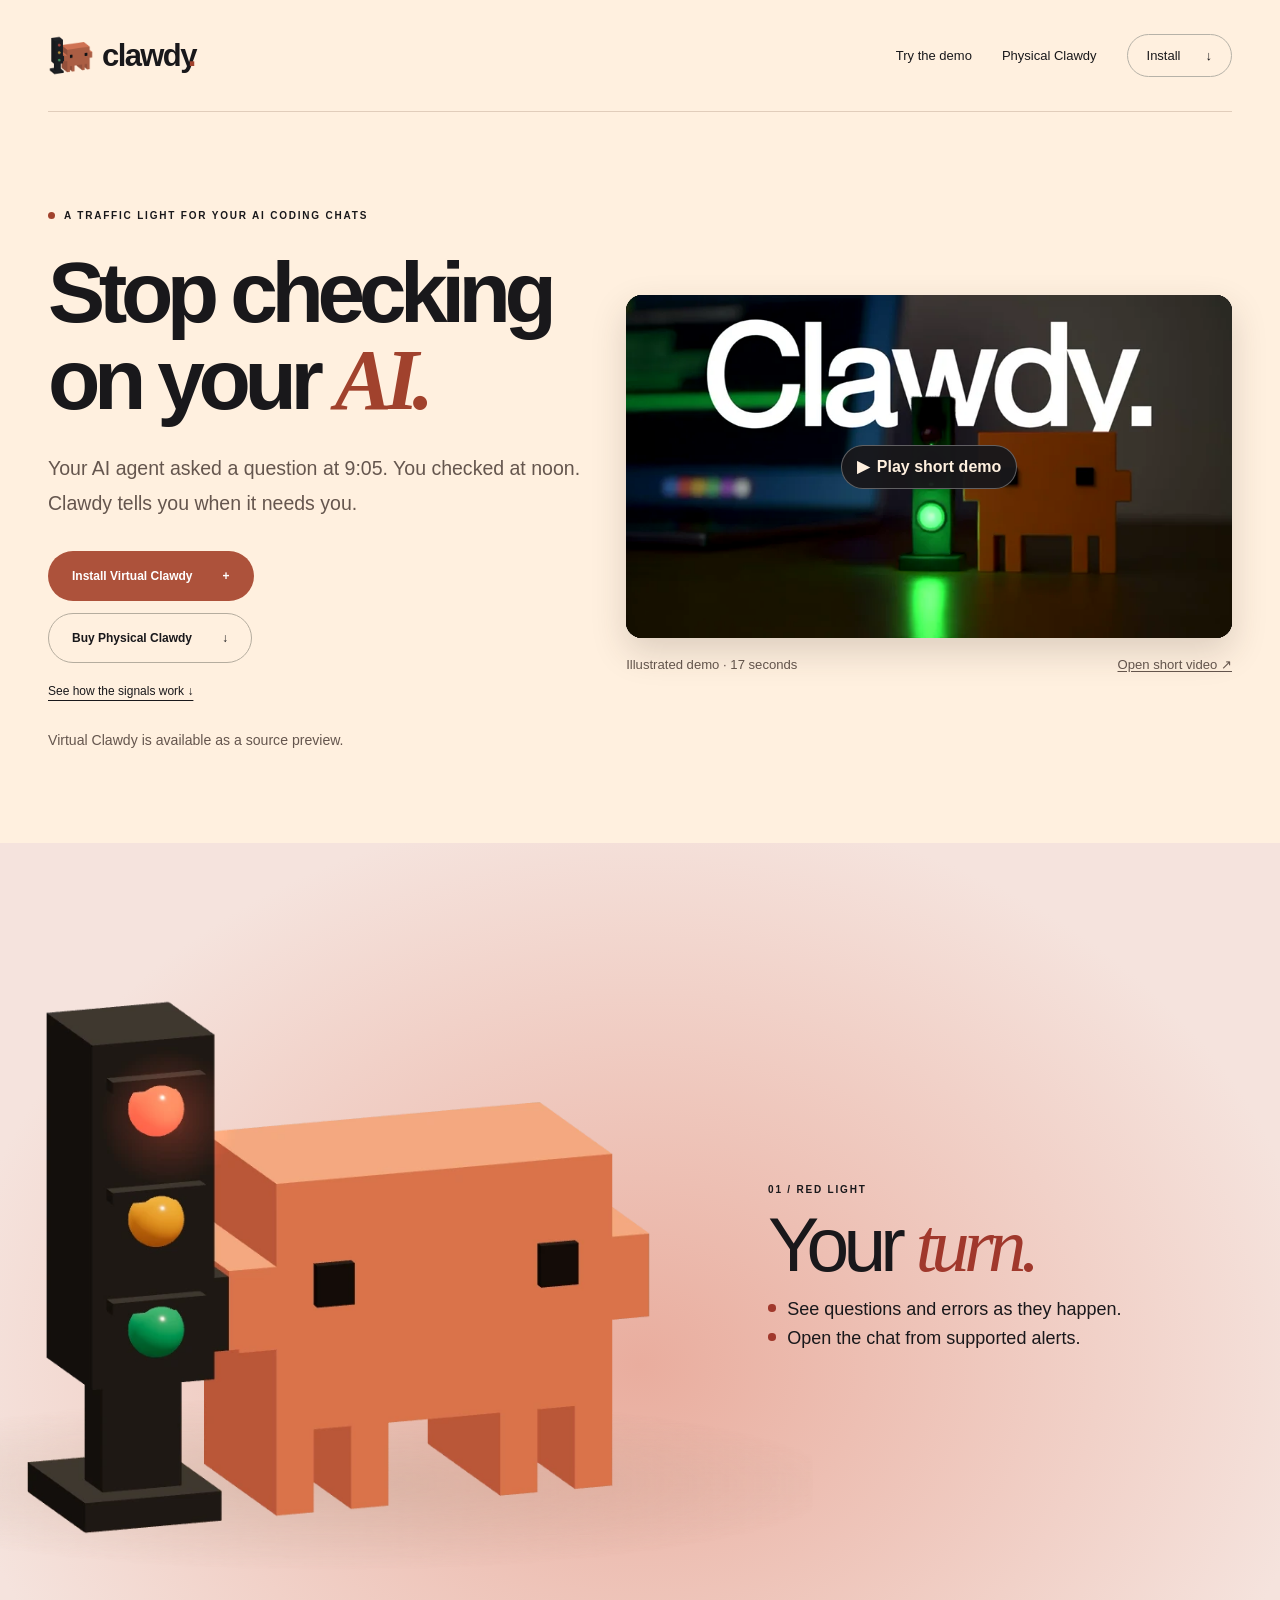
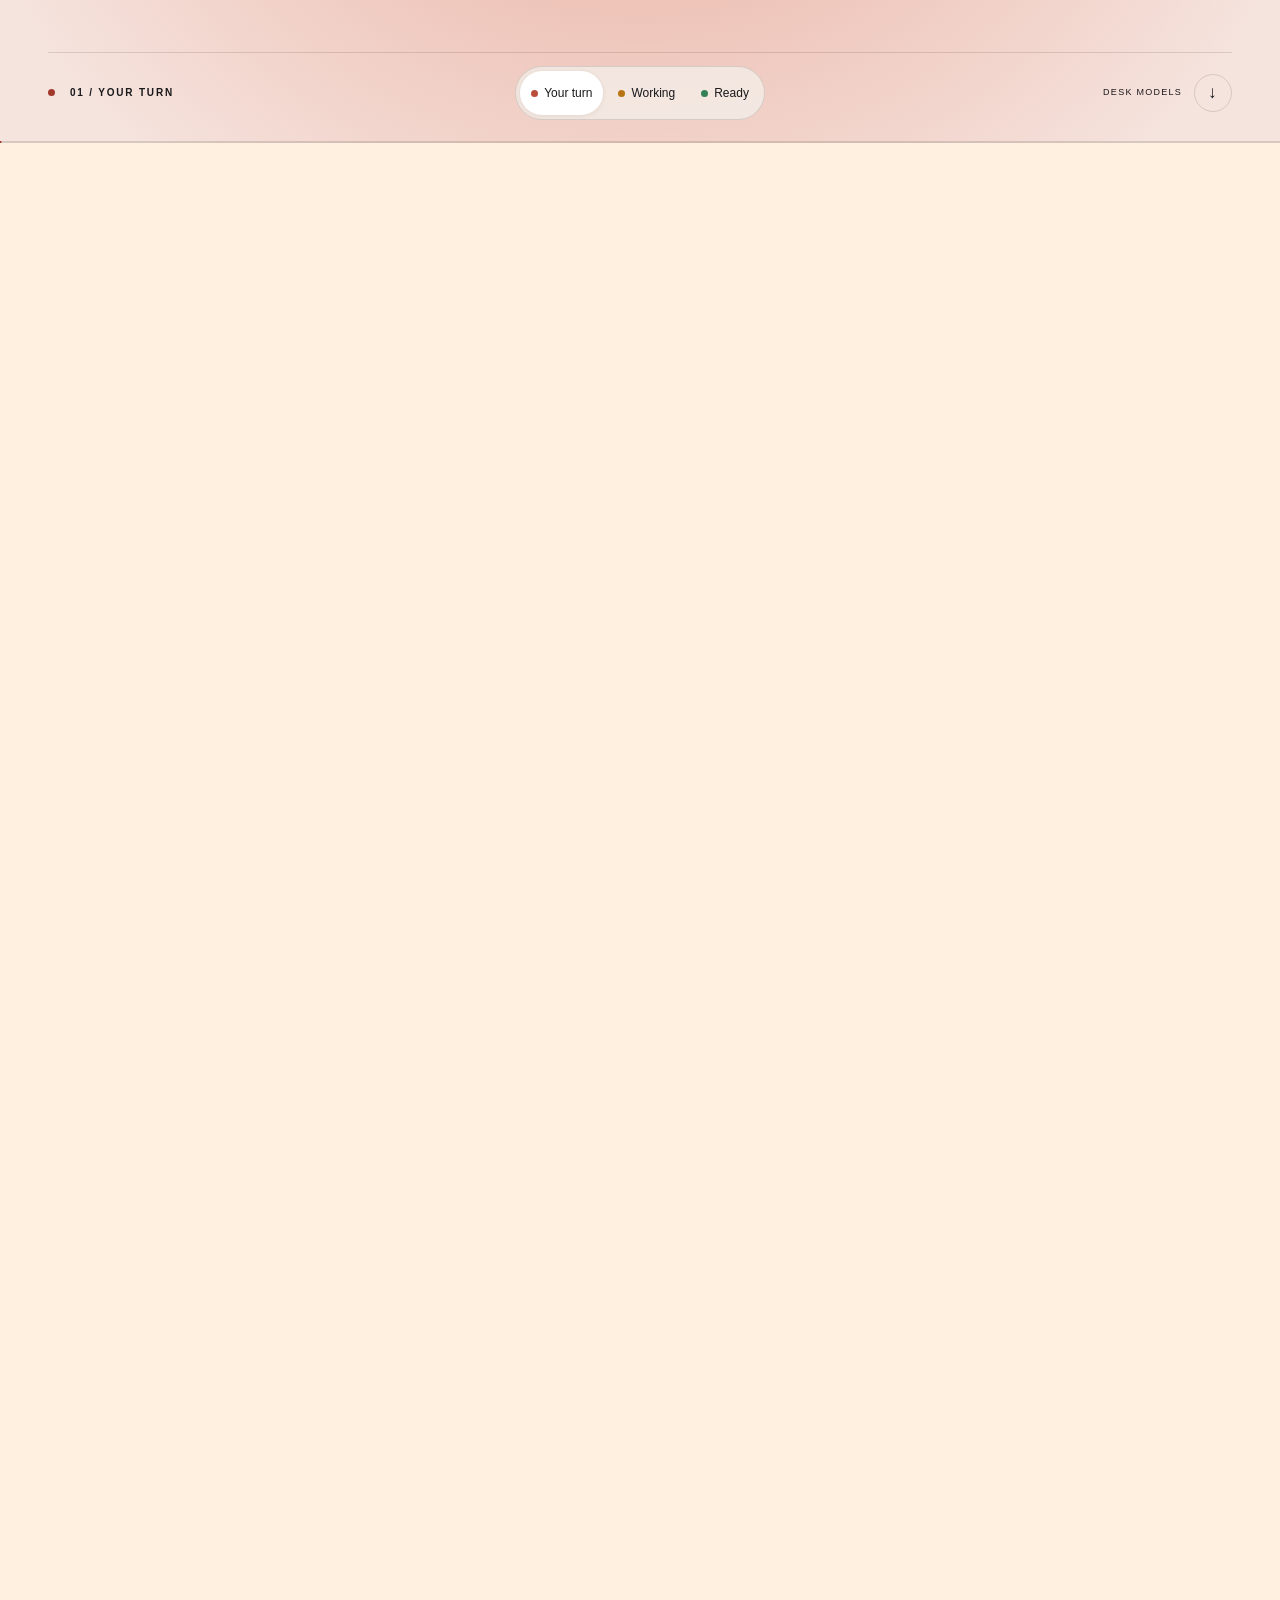
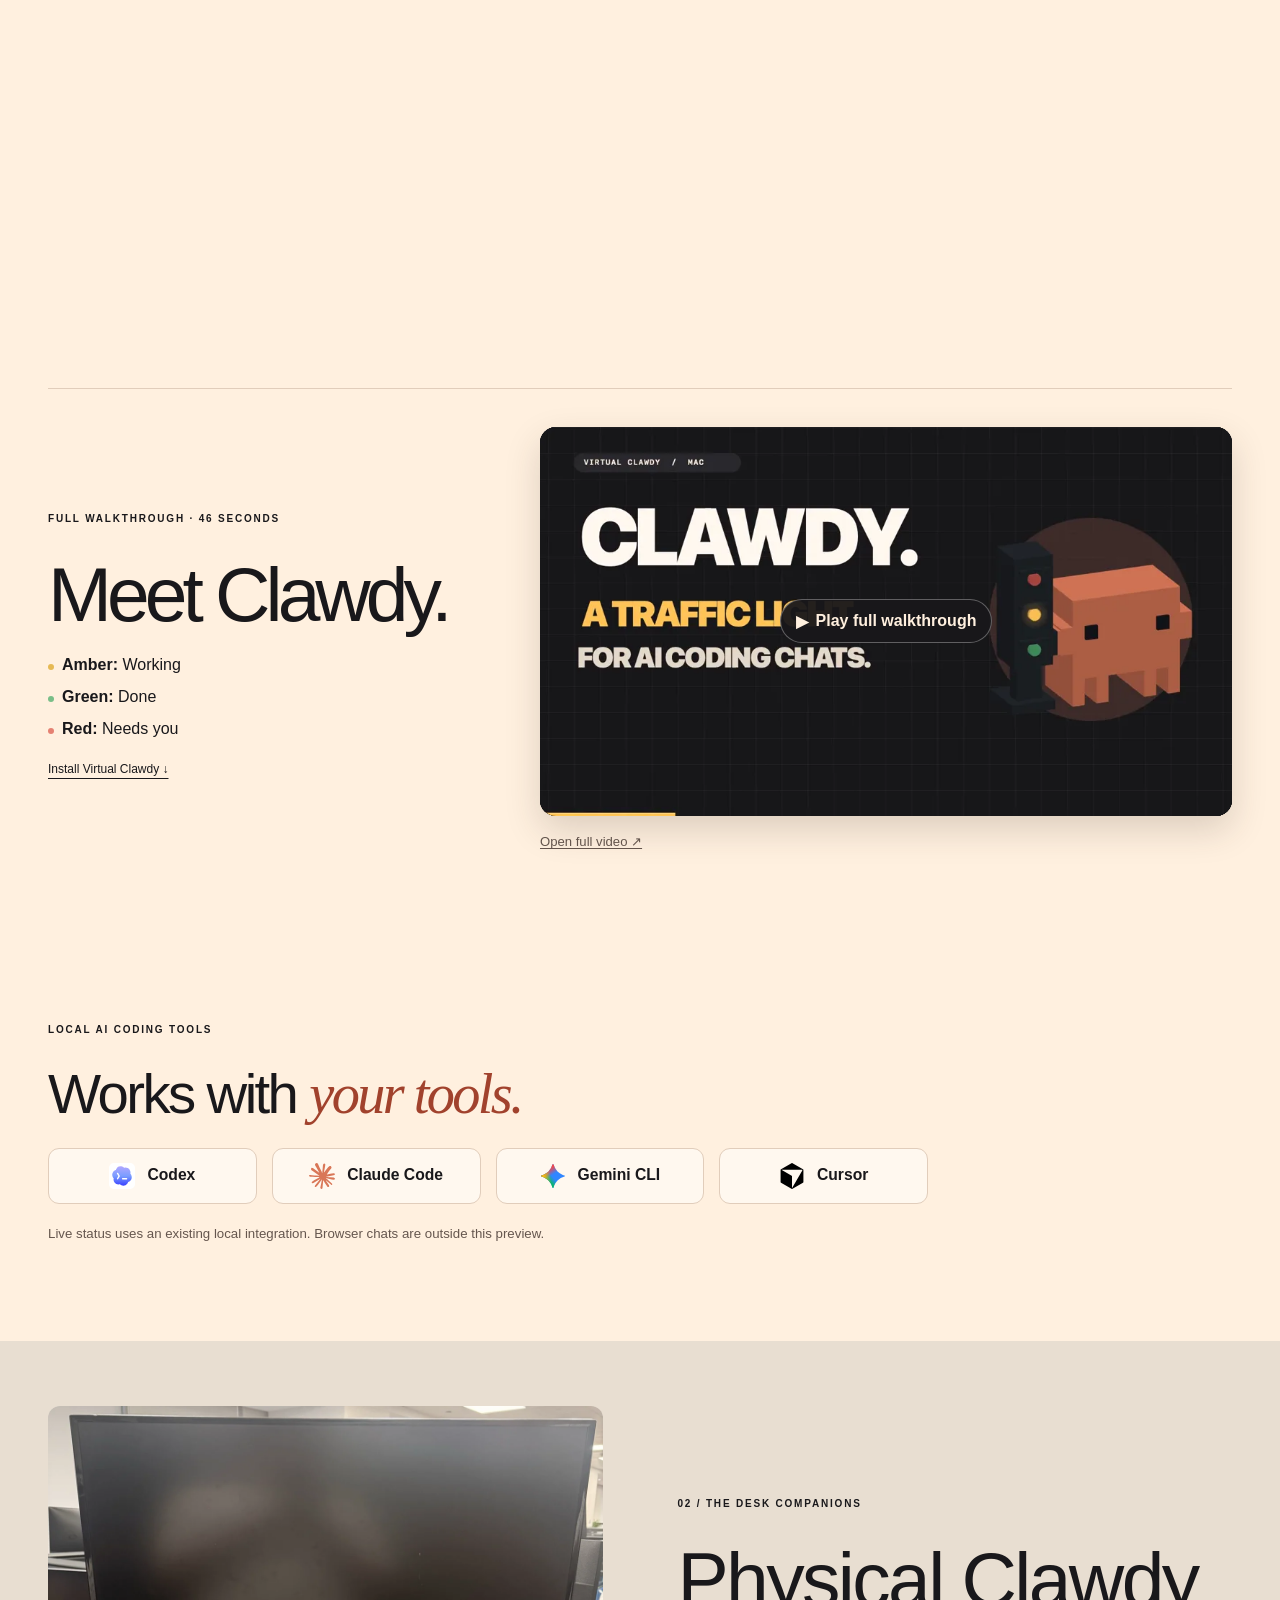
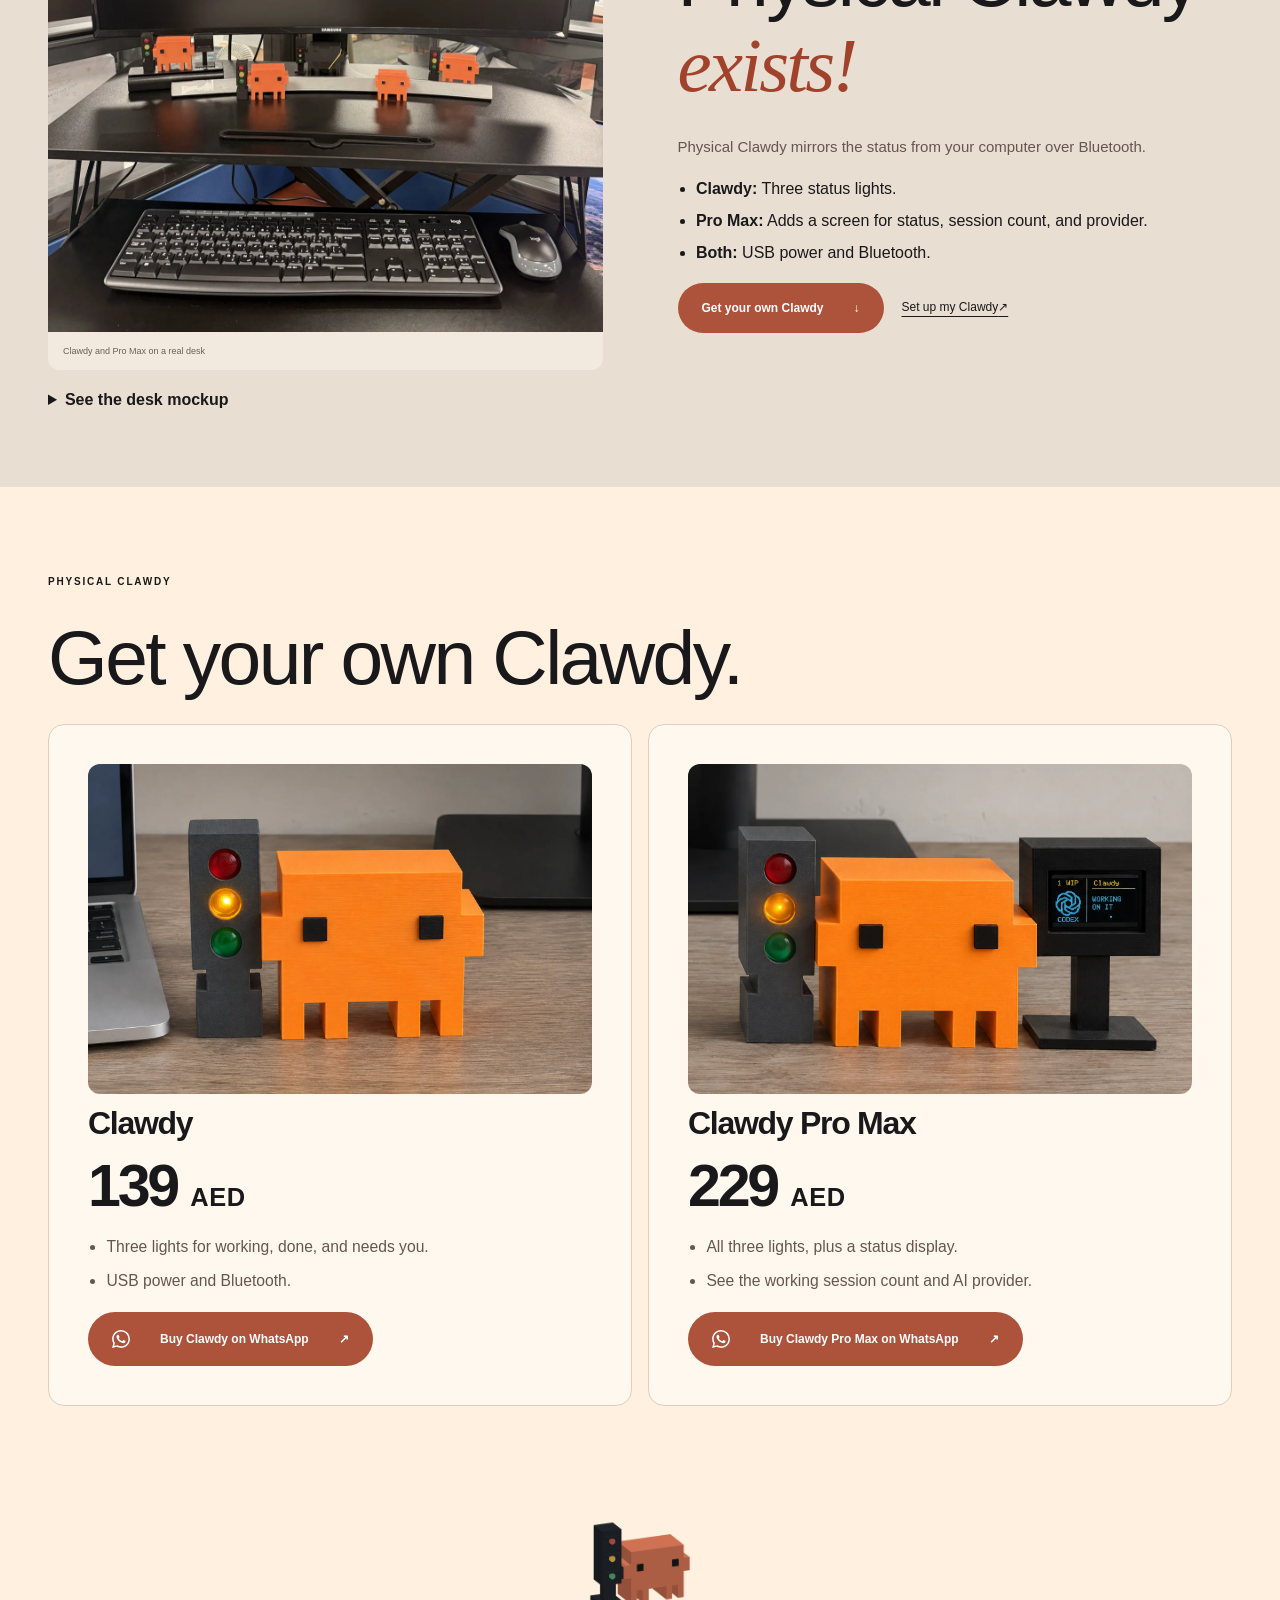
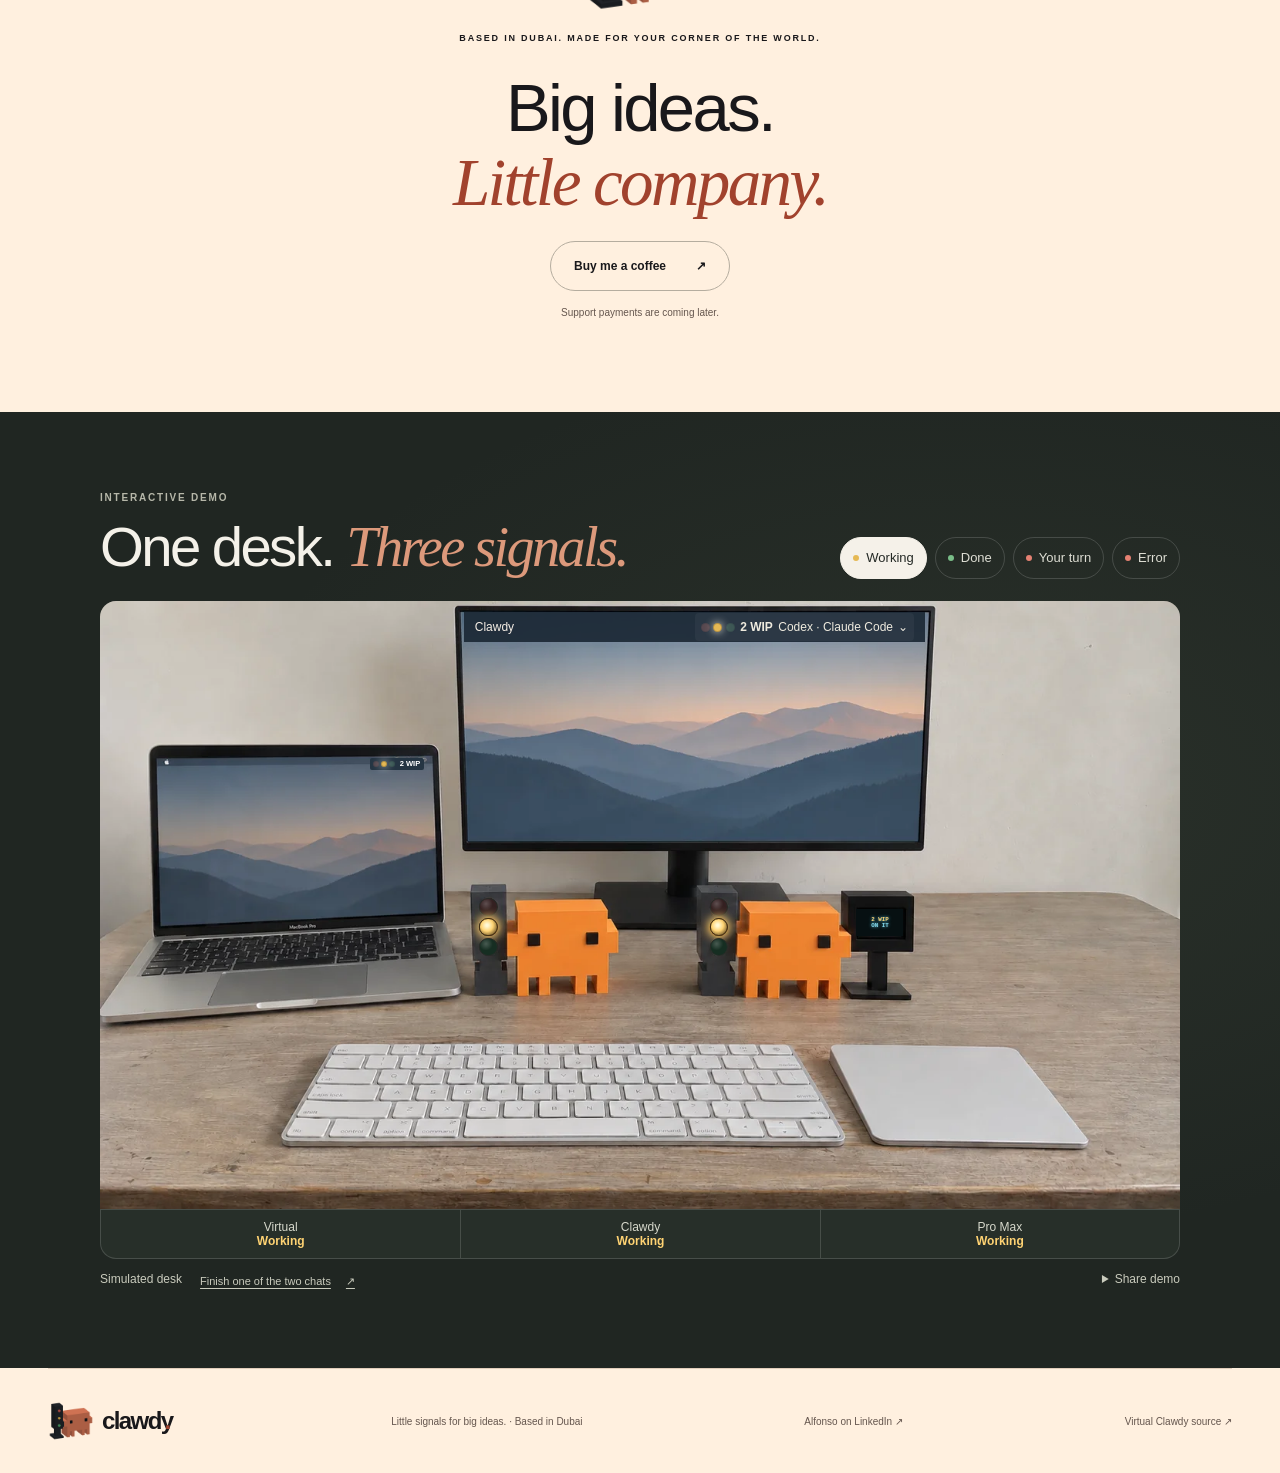
<file: index.html>
<!doctype html>
<html lang="en">
<head>
  <meta charset="utf-8"><meta name="viewport" content="width=device-width, initial-scale=1">
  <meta name="description" content="Meet Virtual Clawdy. Quiet menu-bar traffic lights for your local AI work, with a little personality and a clear cue when it's your turn.">
  <meta property="og:title" content="Clawdy — Stop checking on your AI."><meta property="og:description" content="Menu-bar traffic lights for local AI coding chats. Explore a simulated browser demo and a Mac source prototype; no signed installer is available."><meta property="og:type" content="website">
  <meta property="og:image" content="https://alfonsoforcen3.github.io/Clawdy-Virtual/assets/clawdy-desk.webp">
  <link rel="icon" type="image/png" href="assets/clawdy-hero.png">
  <link rel="canonical" href="https://alfonsoforcen3.github.io/Clawdy-Virtual/">
  <meta name="theme-color" content="#fff0df"><title>Clawdy — Stop checking on your AI.</title>
  <link rel="stylesheet" href="style.css?v=310f345a"><script src="app.js?v=fff81794" defer></script>
  <link rel="stylesheet" href="desk-demo.css?v=eb44537e">
  <link rel="stylesheet" href="showcase.css?v=hd-1">
  <link rel="stylesheet" href="studio-hero.css?v=766cfd71">
  <script src="studio-hero.js?v=4f22f0d2" defer></script>
  <script src="video.js?v=a2e7fbcd" defer></script>
  <script src="showcase.js?v=hd-1" defer></script>
</head>
<body>
  <a class="skip-link" href="#main">Skip to content</a>
  <header class="nav wrap"><a class="brand" href="#" aria-label="Clawdy home"><img class="toy-mark" src="assets/clawdy-hero.png" width="1940" height="1696" alt="" aria-hidden="true"><span>clawdy<span class="brand-period">.</span></span></a><nav aria-label="Main navigation"><a href="#experience">Try the demo</a><a href="#physical">Physical Clawdy</a><a class="nav-button" href="#setup">Install <span aria-hidden="true">↓</span></a></nav></header>
  <main id="main">
    <section class="hero wrap">
      <div class="hero-copy">
        <p class="eyebrow"><span class="tiny-signal"></span> A TRAFFIC LIGHT FOR YOUR AI CODING CHATS</p>
        <h1>Stop checking<br>on your <em>AI.</em></h1>
        <p class="intro">Your AI agent asked a question at 9:05. You checked at noon. Clawdy tells you when it needs you.</p>
        <div class="hero-actions">
          <a class="button primary" id="install-toggle" href="#setup" aria-controls="setup">Install Virtual Clawdy <span aria-hidden="true">+</span></a>
          <a class="button outline" href="#get-clawdy">Buy Physical Clawdy <span aria-hidden="true">↓</span></a>
        </div>
        <a class="text-link clawdy-3d-link" href="#clawdy-3d">See how the signals work ↓</a>
        <p class="hero-note">Virtual Clawdy is available as a source preview.</p>
      </div>
      <figure class="hero-art hero-film" id="hero-film">
        <div class="video-frame">
          <video controls playsinline preload="none" src="assets/clawdy-short-mobile.mp4" data-wide-src="assets/clawdy-short.mp4" data-hls-src="assets/hls/short/index.m3u8" width="848" height="480" poster="assets/clawdy-short-poster.webp" aria-label="Clawdy short demo">
            <track kind="captions" src="assets/clawdy-short.en.vtt" srclang="en" label="English">
          </video>
          <button type="button" class="video-start" hidden>
            <img src="assets/clawdy-short-poster.webp" alt="">
            <span><span aria-hidden="true">▶</span> <span class="video-start-label">Play short demo</span></span>
          </button>
        </div>
        <p class="video-status" role="status"></p>
        <figcaption class="video-caption">
          <span>Illustrated demo · 17 seconds</span>
          <a href="assets/clawdy-short-mobile.mp4">Open short video ↗</a>
        </figcaption>
      </figure>
      <details id="setup" class="virtual-install">
        <summary class="button outline">Install Virtual Clawdy</summary>
        <div class="install-panel">
          <p class="eyebrow" id="start">BUILD FROM SOURCE</p>
          <p>Choose your computer, then paste its prompt into an AI assistant that can run commands on it.</p>
          <details class="install-platform" id="mac-setup">
            <summary>
              <span class="platform-icon"><img src="assets/providers/apple.svg" width="20" height="20" alt=""></span>
              <span class="platform-name">Mac</span>
              <span class="platform-hint">macOS 13+</span>
              <span class="platform-chevron" aria-hidden="true"></span>
            </summary>
            <div class="prompt-card">
              <div class="prompt-bar">
                <span class="prompt-file"><span aria-hidden="true">›_</span> macos.txt</span>
                <button class="prompt-copy" type="button" aria-label="Copy Mac prompt" data-copy-install="mac-install-prompt" hidden>
                  <svg width="16" height="16" viewBox="0 0 24 24" fill="none" stroke="currentColor" stroke-width="1.7" aria-hidden="true"><rect x="8" y="8" width="12" height="12" rx="2"/><path d="M16 8V6a2 2 0 0 0-2-2H6a2 2 0 0 0-2 2v8a2 2 0 0 0 2 2h2"/></svg>
                  <span>Copy</span>
                </button>
              </div>
              <p id="mac-install-prompt" class="install-prompt">Clone https://github.com/alfonsoforcen3/Clawdy-Virtual and follow its setup instructions. Install Virtual Clawdy on this computer.</p>
            </div>
            <div class="install-tools">
              <a class="text-link" href="https://github.com/alfonsoforcen3/Clawdy-Virtual/blob/main/docs/TRY_VIRTUAL_CLAWDY.md">Mac setup guide <span aria-hidden="true">↗</span></a>
            </div>
            <p class="install-copy-status" role="status"></p>
          </details>
          <details class="install-platform" id="windows-setup">
            <summary>
              <span class="platform-icon"><img src="assets/providers/windows11.svg" width="20" height="20" alt=""></span>
              <span class="platform-name">Windows</span>
              <span class="platform-hint">Windows 11</span>
              <span class="platform-chevron" aria-hidden="true"></span>
            </summary>
            <div class="prompt-card">
              <div class="prompt-bar">
                <span class="prompt-file"><span aria-hidden="true">›_</span> windows.txt</span>
                <button class="prompt-copy" type="button" aria-label="Copy Windows prompt" data-copy-install="windows-install-prompt" hidden>
                  <svg width="16" height="16" viewBox="0 0 24 24" fill="none" stroke="currentColor" stroke-width="1.7" aria-hidden="true"><rect x="8" y="8" width="12" height="12" rx="2"/><path d="M16 8V6a2 2 0 0 0-2-2H6a2 2 0 0 0-2 2v8a2 2 0 0 0 2 2h2"/></svg>
                  <span>Copy</span>
                </button>
              </div>
              <p id="windows-install-prompt" class="install-prompt">Clone https://github.com/alfonsoforcen3/Clawdy-Virtual and follow its setup instructions. Install Virtual Clawdy on this computer.</p>
            </div>
            <div class="install-tools">
              <a class="text-link" href="https://github.com/alfonsoforcen3/Clawdy-Virtual/blob/main/desktop/windows/README.md">Windows setup guide <span aria-hidden="true">↗</span></a>
            </div>
            <p class="install-copy-status" role="status"></p>
          </details>
        </div>
      </details>
    </section>
    <section id="clawdy-3d" class="story" aria-label="Clawdy signal experience">
      <div class="stage" data-signal-phase="attention">
        <div class="stage-intro">
          <div data-panel="0">
            <p class="eyebrow">01 / RED LIGHT</p>
            <h2>Your <em>turn.</em></h2>
            <ul class="stage-bullets">
              <li>See questions and errors as they happen.</li>
              <li>Open the chat from supported alerts.</li>
            </ul>
          </div>
          <div data-panel="1" hidden>
            <p class="eyebrow">02 / AMBER LIGHT</p>
            <h2>Still <em>working.</em></h2>
            <ul class="stage-bullets">
              <li>See how many chats are working.</li>
              <li>Get on with your day.</li>
            </ul>
          </div>
          <div data-panel="2" hidden>
            <p class="eyebrow">03 / GREEN LIGHT</p>
            <h2>All <em>done.</em></h2>
            <ul class="stage-bullets">
              <li>Green means your AI has finished.</li>
              <li>Come back when you’re ready.</li>
            </ul>
          </div>
        </div>
        <div class="art" role="img" aria-label="Terracotta Clawdy beside a three-light signal post">
          <img src="assets/clawdy-still-hd.webp" alt="" width="1080" height="1080" class="still" loading="lazy">
          <canvas width="648" height="648" aria-hidden="true"></canvas>
        </div>
        <div class="wrap readout">
          <p class="eyebrow chapter"><span id="signal-dot"></span><span id="phase-index">01 / YOUR TURN</span></p>
          <div class="selector" role="group" aria-label="Choose a simulated signal">
            <button type="button" data-phase="0" aria-pressed="true"><i></i>Your turn</button>
            <button type="button" data-phase="1" aria-pressed="false"><i></i>Working</button>
            <button type="button" data-phase="2" aria-pressed="false"><i></i>Ready</button>
          </div>
          <a class="scroll-link" href="#physical" aria-label="See the physical Clawdy models"><span>DESK MODELS</span><b aria-hidden="true">↓</b></a>
        </div>
        <div class="progress" aria-hidden="true"><i></i></div>
      </div>
    </section>
    <section class="launch-film wrap" id="film" aria-labelledby="film-title">
      <div class="film-copy">
        <p class="eyebrow">FULL WALKTHROUGH · 46 SECONDS</p>
        <h2 id="film-title">Meet Clawdy.</h2>
        <ul class="scan-list signal-list">
          <li><span class="status-dot amber" aria-hidden="true"></span><strong>Amber:</strong> Working</li>
          <li><span class="status-dot green" aria-hidden="true"></span><strong>Green:</strong> Done</li>
          <li><span class="status-dot red" aria-hidden="true"></span><strong>Red:</strong> Needs you</li>
        </ul>
        <a class="text-link" href="#setup">Install Virtual Clawdy ↓</a>
      </div>
      <figure class="launch-media">
        <div class="video-frame">
          <video controls playsinline preload="none" src="assets/clawdy-launch-mobile.mp4" data-wide-src="assets/clawdy-launch.mp4" data-hls-src="assets/hls/launch/index.m3u8" width="1280" height="720" poster="assets/clawdy-film-poster.webp" aria-label="Clawdy launch film">
            <track kind="captions" src="assets/clawdy-launch.en.vtt" srclang="en" label="English">
          </video>
          <button type="button" class="video-start" hidden>
            <img src="assets/clawdy-film-poster.webp" alt="">
            <span><span aria-hidden="true">▶</span> <span class="video-start-label">Play full walkthrough</span></span>
          </button>
        </div>
        <p class="video-status" role="status"></p>
        <figcaption class="video-caption"><a href="assets/clawdy-launch-mobile.mp4">Open full video ↗</a></figcaption>
      </figure>
    </section>
    <section id="compatibility" class="compatibility wrap" aria-labelledby="compatibility-title">
      <p class="eyebrow">LOCAL AI CODING TOOLS</p>
      <h2 id="compatibility-title">Works with <em>your tools.</em></h2>
      <ul class="provider-strip" aria-label="Available local integrations">
        <li><img src="assets/providers/codex-color.svg" alt="" width="26" height="26" loading="lazy"><span>Codex</span></li>
        <li><img src="assets/providers/claude-color.svg" alt="" width="26" height="26" loading="lazy"><span>Claude Code</span></li>
        <li><img src="assets/providers/gemini-color.svg" alt="" width="26" height="26" loading="lazy"><span>Gemini CLI</span></li>
        <li><img src="assets/providers/cursor.svg" alt="" width="26" height="26" loading="lazy"><span>Cursor</span></li>
      </ul>
      <p class="compat-note">Live status uses an existing local integration. Browser chats are outside this preview.</p>
    </section>
    <section id="physical" class="physical-section">
      <div class="wrap physical-layout">
        <div class="physical-media">
          <figure class="physical-art physical-photo">
            <img src="assets/clawdy-real-desk.webp" alt="Orange Clawdy builds and traffic-light posts lined up under a desk monitor, with a Pro Max screen on the left" width="1250" height="1186" loading="lazy">
            <figcaption class="image-note">Clawdy and Pro Max on a real desk</figcaption>
          </figure>
          <details class="desk-mockup">
            <summary>See the desk mockup</summary>
            <figure class="physical-art">
              <img src="assets/clawdy-desk.webp" alt="Desk mockup with Clawdy and Pro Max showing one active Codex session" width="1400" height="788" loading="lazy">
              <figcaption class="image-note">Desk mockup showing the Pro Max display</figcaption>
            </figure>
          </details>
        </div>
        <div class="physical-copy">
          <p class="eyebrow">02 / THE DESK COMPANIONS</p>
          <h2>Physical Clawdy<br><em>exists!</em></h2>
          <p class="section-copy">Physical Clawdy mirrors the status from your computer over Bluetooth.</p>
          <ul class="scan-list">
            <li><strong>Clawdy:</strong> Three status lights.</li>
            <li><strong>Pro Max:</strong> Adds a screen for status, session count, and provider.</li>
            <li><strong>Both:</strong> USB power and Bluetooth.</li>
          </ul>
          <div class="hardware-actions">
            <a class="button primary" id="toy-setup" href="#get-clawdy">Get your own Clawdy <span aria-hidden="true">↓</span></a>
            <a class="text-link" href="https://github.com/alfonsoforcen3/Clawdy-Virtual/blob/main/docs/CUSTOMER_SETUP.md">Set up my Clawdy <span aria-hidden="true">↗</span></a>
          </div>
        </div>
      </div>
    </section>
    <section id="get-clawdy" class="wrap desk-prices" aria-labelledby="desk-prices-title">
      <p class="eyebrow">PHYSICAL CLAWDY</p>
      <h2 id="desk-prices-title">Get your own Clawdy.</h2>
      <div class="setup-grid">
        <article class="setup-card">
          <img class="model-mockup" src="assets/clawdy-product-hd.webp" width="1536" height="1024" alt="Orange Clawdy beside its traffic-light post with amber lit" loading="lazy" decoding="async">
          <h3>Clawdy</h3>
          <p class="model-price"><strong>139 <span>AED</span></strong></p>
          <ul class="scan-list">
            <li>Three lights for working, done, and needs you.</li>
            <li>USB power and Bluetooth.</li>
          </ul>
          <a class="button primary" href="https://wa.me/971585855905?text=Hi%20Alfonso%21%20I%E2%80%99d%20like%20to%20buy%20a%20Clawdy%20for%20139%20AED.%20Is%20it%20available%3F"><img class="whatsapp-icon" src="assets/whatsapp.svg" width="18" height="18" alt="">Buy Clawdy on WhatsApp <span aria-hidden="true">↗</span></a>
        </article>
        <article class="setup-card">
          <img class="model-mockup" src="assets/clawdy-pro-max-product-hd.webp" width="1536" height="1024" alt="Clawdy Pro Max with amber lit and its standing OLED showing one active Codex session" loading="lazy" decoding="async">
          <h3>Clawdy Pro Max</h3>
          <p class="model-price"><strong>229 <span>AED</span></strong></p>
          <ul class="scan-list">
            <li>All three lights, plus a status display.</li>
            <li>See the working session count and AI provider.</li>
          </ul>
          <a class="button primary" href="https://wa.me/971585855905?text=Hi%20Alfonso%21%20I%E2%80%99d%20like%20to%20buy%20a%20Clawdy%20Pro%20Max%20for%20229%20AED.%20Is%20it%20available%3F"><img class="whatsapp-icon" src="assets/whatsapp.svg" width="18" height="18" alt="">Buy Clawdy Pro Max on WhatsApp <span aria-hidden="true">↗</span></a>
        </article>
      </div>
    </section>
    <section class="closing wrap"><img class="toy-mark section-toy" src="assets/clawdy-hero.png" width="1940" height="1696" alt="" aria-hidden="true"><p class="eyebrow">BASED IN DUBAI. MADE FOR YOUR CORNER OF THE WORLD.</p><h2>Big ideas.<br><em>Little company.</em></h2><button type="button" class="button outline" id="coffee-button">Buy me a coffee <span aria-hidden="true">↗</span></button><p class="fine-print">Support payments are coming later.</p></section>
    <section id="experience" class="desk-demo dark-section" aria-labelledby="desk-demo-title">
      <div class="wrap">
        <div class="desk-demo-head">
          <div><p class="eyebrow">INTERACTIVE DEMO</p><h2 id="desk-demo-title">One desk. <em>Three signals.</em></h2></div>
          <div class="signal-controls" role="group" aria-label="Choose simulated AI status">
            <button type="button" data-state="working" aria-pressed="true"><span class="status-dot amber"></span>Working</button>
            <button type="button" data-state="ready" aria-pressed="false"><span class="status-dot green"></span>Done</button>
            <button type="button" data-state="attention" aria-pressed="false"><span class="status-dot red"></span>Your turn</button>
            <button type="button" data-state="error" aria-pressed="false"><span class="status-dot red"></span>Error</button>
          </div>
        </div>
        <div class="interactive-preview">
          <div class="desk-scene">
            <img class="desk-photo" src="assets/clawdy-desk.webp" width="1400" height="788" loading="lazy" alt="An open MacBook and monitor with two orange Clawdy desk toys">
            <div class="desk-menu demo-menu">
              <span aria-hidden="true">Clawdy</span>
              <button type="button" id="menu-preview" aria-expanded="false" aria-controls="demo-card" aria-label="Show simulated Clawdy status card">
                <span class="lights" id="demo-lights" aria-hidden="true"><i class="lamp red"></i><i class="lamp amber on"></i><i class="lamp green"></i></span>
                <b id="demo-wip">2 WIP</b><span id="demo-providers">Codex · Claude Code</span><span aria-hidden="true">⌄</span>
              </button>
            </div>
            <div class="desk-mac" aria-hidden="true"><span class="lights"><i class="lamp red"></i><i class="lamp amber on"></i><i class="lamp green"></i></span><span data-desk-wip>2 WIP</span></div>
            <div class="desk-post desk-post--classic" aria-hidden="true"><i class="lamp red"></i><i class="lamp amber on"></i><i class="lamp green"></i></div>
            <div class="desk-post desk-post--pro" aria-hidden="true"><i class="lamp red"></i><i class="lamp amber on"></i><i class="lamp green"></i></div>
            <div class="desk-oled" aria-hidden="true"><span data-desk-wip>2 WIP</span><span id="desk-oled-status">ON IT</span></div>
          </div>
          <article class="attention-card" id="demo-card" hidden>
            <div class="card-top"><span class="status-dot amber" id="demo-dot"></span><span id="demo-label">ON IT</span><button type="button" id="dismiss-card" aria-label="Dismiss simulated status card">×</button></div>
            <div class="card-body"><div class="mascot-tile"><img src="assets/clawdy-hero.png" width="1940" height="1696" alt="" loading="lazy"></div><div><h3 id="demo-title">Ideas in motion.</h3><p id="demo-message">Your chats are working.</p><button type="button" class="card-action" id="open-chat" hidden>Open chat <span aria-hidden="true">↗</span></button></div></div>
            <div class="card-foot" id="card-foot">Simulated status</div>
          </article>
          <div class="desk-readout">
            <span>Virtual <b data-desk-label>Working</b></span>
            <span>Clawdy <b data-desk-label>Working</b></span>
            <span>Pro Max <b data-desk-label>Working</b></span>
          </div>
        </div>
        <p class="sr-only" id="demo-announcement" role="status" aria-live="polite" aria-atomic="true"></p>
        <div class="desk-demo-tools">
          <span>Simulated desk</span>
          <button type="button" class="finish-demo" id="finish-demo">Finish one of the two chats <span aria-hidden="true">↗</span></button>
          <details class="desk-share">
            <summary>Share demo</summary>
            <div class="share-action">
              <p id="share-boundary"></p><p class="sr-only" id="share-state"></p>
              <button type="button" class="button share-button" id="share-demo" disabled>Share this demo ↗</button>
              <p id="share-feedback" role="status" aria-live="polite"></p>
              <label id="share-manual-label" for="share-manual" hidden>Share text · select and copy if needed</label>
              <textarea id="share-manual" readonly rows="5" hidden></textarea>
            </div>
          </details>
        </div>
        <p class="demo-feedback" id="demo-feedback"></p>
      </div>
    </section>
  </main>
  <footer class="wrap"><a class="brand" href="#" aria-label="Clawdy home"><img class="toy-mark" src="assets/clawdy-hero.png" width="1940" height="1696" alt="" aria-hidden="true"><span>clawdy<span class="brand-period">.</span></span></a><span>Little signals for big ideas. · Based in Dubai</span><a href="https://ae.linkedin.com/in/alfonsoforcen">Alfonso on LinkedIn ↗</a><a href="https://github.com/alfonsoforcen3/Clawdy-Virtual">Virtual Clawdy source ↗</a></footer>
  <dialog id="coffee-dialog" aria-labelledby="coffee-title"><button class="dialog-close" id="close-coffee" type="button" aria-label="Close coffee information">×</button><img class="toy-mark section-toy" src="assets/clawdy-hero.png" width="1940" height="1696" alt="" aria-hidden="true"><h2 id="coffee-title">A lovely thought.</h2><p>Clawdy’s coffee jar isn’t connected yet. Support payments are coming later, once a real payment option is ready.</p><p>There’s no checkout here, and no money will be collected.</p><button type="button" class="button primary" id="coffee-done">Back to Clawdy</button></dialog>
</body>
</html>
</file>
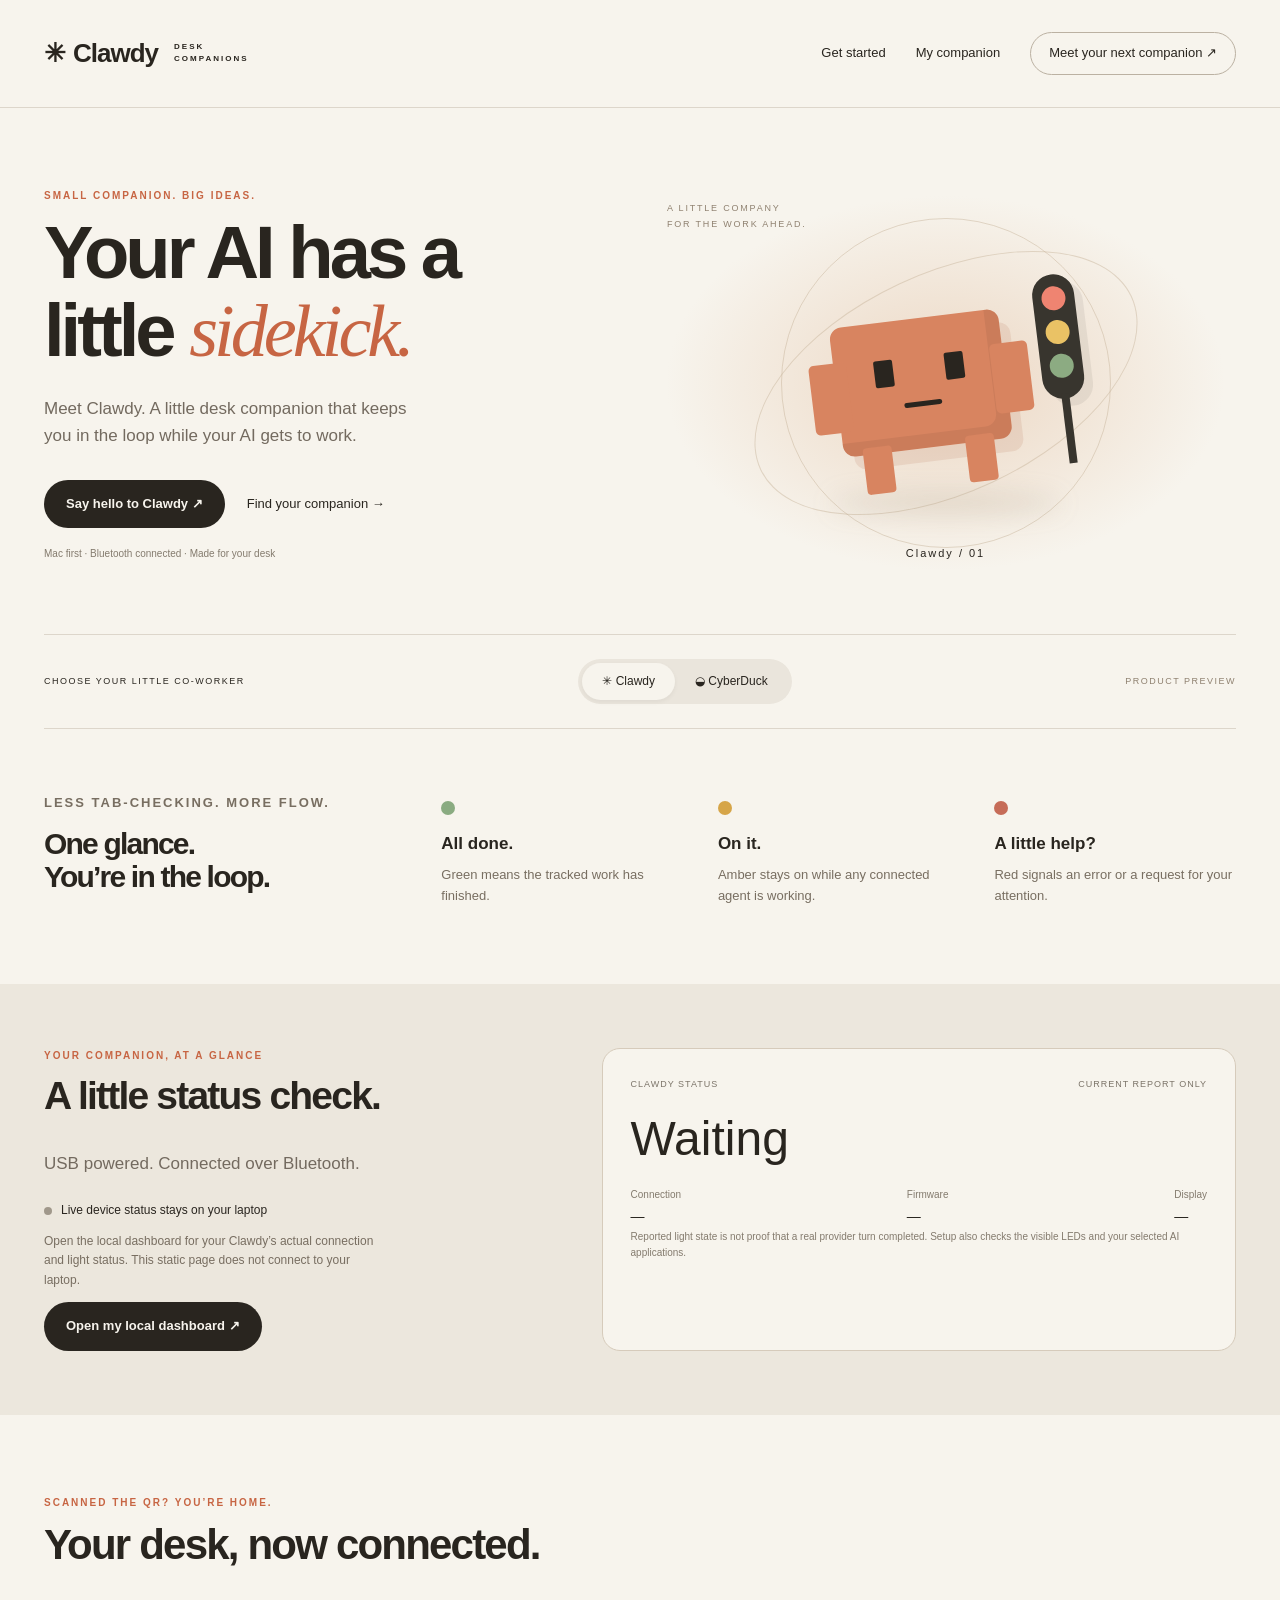
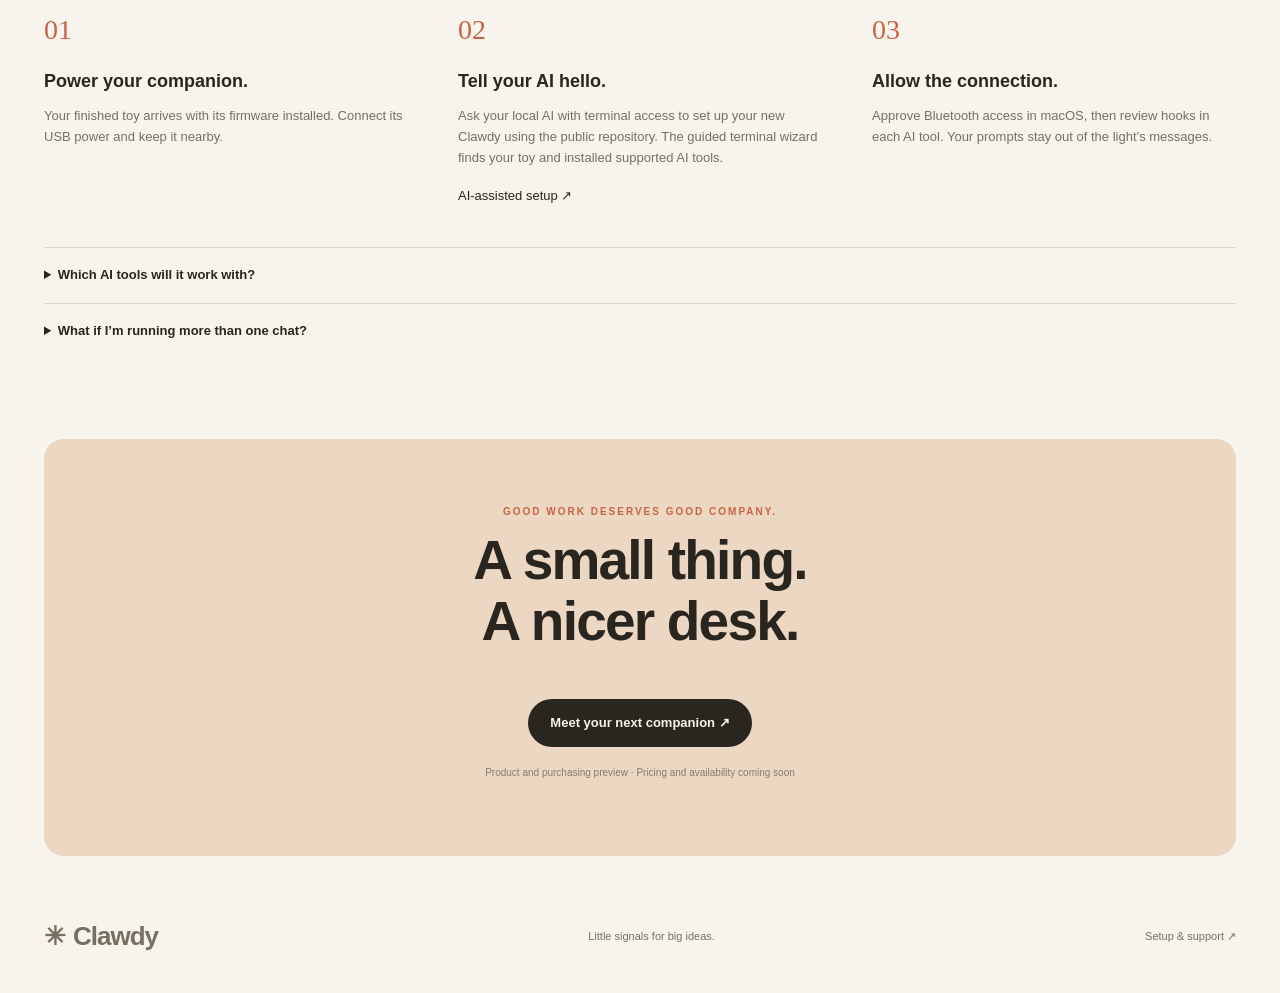
<file: web/index.html>
<!doctype html>
<html lang="en">
  <head>
    <meta charset="utf-8" />
    <meta name="viewport" content="width=device-width,initial-scale=1" />
    <meta
      name="description"
      content="Clawdy — a little desk companion for your AI's big ideas."
    />
    <title>Clawdy · A little signal. A little soul.</title>
    <link rel="stylesheet" href="style.css" />
    <script defer src="app.js"></script>
  </head>
  <body>
    <header>
      <a class="brand" href="#"
        >✳ <span data-name>Clawdy</span><small>DESK COMPANIONS</small></a
      >
      <nav aria-label="Main">
        <a href="#setup">Get started</a><a href="#status">My companion</a
        ><button class="shop preview">Meet your next companion ↗</button>
      </nav>
    </header>
    <main>
      <section class="hero">
        <div class="copy">
          <p class="eyebrow">SMALL COMPANION. BIG IDEAS.</p>
          <h1>Your AI has a<br />little <em>sidekick.</em></h1>
          <p class="intro">
            Meet <span data-name>Clawdy</span>. A little desk companion that
            keeps you in the loop while your AI gets to work.
          </p>
          <div class="actions">
            <a class="primary" href="#setup"
              >Say hello to <span data-name>Clawdy</span> ↗</a
            ><button class="text preview">Find your companion →</button>
          </div>
          <p class="micro">
            Mac first · Bluetooth connected · Made for your desk
          </p>
        </div>
        <div class="stage">
          <div class="orbit orbit-one"></div>
          <div class="orbit orbit-two"></div>
          <span class="stage-note"
            >A LITTLE COMPANY<br />FOR THE WORK AHEAD.</span
          >
          <div class="toy" role="img" aria-label="Illustration of Clawdy">
            <div class="antenna"></div>
            <div class="body">
              <i class="eye left"></i><i class="eye right"></i
              ><i class="smile"></i>
              <div class="bill"></div>
            </div>
            <div class="foot left"></div>
            <div class="foot right"></div>
            <div class="beacon"><i></i><i></i><i></i></div>
          </div>
          <div class="shadow"></div>
          <span class="toy-tag"><span data-name>Clawdy</span> / 01</span>
        </div>
      </section>
      <div class="switch-row">
        <span>CHOOSE YOUR LITTLE CO-WORKER</span>
        <div class="switch" role="group" aria-label="Companion">
          <button data-toy="clawdy" aria-pressed="true">✳ Clawdy</button
          ><button data-toy="duck" aria-pressed="false">◒ CyberDuck</button>
        </div>
        <span class="preview-label">PRODUCT PREVIEW</span>
      </div>
      <section class="signals">
        <div>
          <p class="eyebrow">LESS TAB-CHECKING. MORE FLOW.</p>
          <h2>One glance.<br />You’re in the loop.</h2>
        </div>
        <article>
          <b class="dot green"></b>
          <h3>All done.</h3>
          <p>Green means the tracked work has finished.</p>
        </article>
        <article>
          <b class="dot amber"></b>
          <h3>On it.</h3>
          <p>Amber stays on while any connected agent is working.</p>
        </article>
        <article>
          <b class="dot red"></b>
          <h3>A little help?</h3>
          <p>Red signals an error or a request for your attention.</p>
        </article>
      </section>
      <section id="status" class="device-status">
        <div>
          <p class="eyebrow">YOUR COMPANION, AT A GLANCE</p>
          <h2>A little status check.</h2>
          <p class="intro">USB powered. Connected over Bluetooth.</p>
          <div class="connection"><i id="connection-dot"></i><span id="connection">Checking local bridge…</span></div>
          <button id="reset-sessions" type="button" hidden>Clear sessions</button>
          <p id="status-note" class="note">Waiting for a current report from your Clawdy.</p>
          <a id="local-link" class="primary" href="http://127.0.0.1:8766/#status" hidden>Open my local dashboard ↗</a>
        </div>
        <div class="status-card">
          <div class="card-top"><span>CLAWDY STATUS</span><span id="sample-age">CURRENT REPORT ONLY</span></div>
          <div class="status-heading"><strong id="light-state">Waiting</strong></div>
          <div class="readings">
            <div><small>Connection</small><b id="transport">—</b></div>
            <div><small>Firmware</small><b id="firmware">—</b></div>
            <div><small>Display</small><b id="display-phase">—</b></div>
          </div>
          <p>Reported light state is not proof that a real provider turn completed. Setup also checks the visible LEDs and your selected AI applications.</p>
        </div>
      </section>
      <section id="setup" class="setup">
        <p class="eyebrow">SCANNED THE QR? YOU’RE HOME.</p>
        <h2>Your desk, now connected.</h2>
        <div class="steps">
          <article>
            <span>01</span>
            <h3>Power your companion.</h3>
            <p>
              Your finished toy arrives with its firmware installed. Connect its USB power and keep it nearby.
            </p>
          </article>
          <article>
            <span>02</span>
            <h3>Tell your AI hello.</h3>
            <p>
              Ask your local AI with terminal access to set up your new Clawdy using the public repository. The guided terminal wizard finds your toy and installed supported AI tools.
            </p>
            <a class="text" href="https://github.com/alfonsoforcen3/Clawdy-Virtual/blob/main/docs/CUSTOMER_SETUP.md">AI-assisted setup ↗</a>
          </article>
          <article>
            <span>03</span>
            <h3>Allow the connection.</h3>
            <p>
              Approve Bluetooth access in macOS, then review hooks in each AI
              tool. Your prompts stay out of the light’s messages.
            </p>
          </article>
        </div>
        <details>
          <summary>Which AI tools will it work with?</summary>
          <p>
            The prototype supports local Codex, Claude Code, Gemini CLI and
            Cursor hooks. Availability depends on each tool’s installed version
            and hook support. Ordinary browser chats are not tracked.
          </p>
        </details>
        <details>
          <summary>What if I’m running more than one chat?</summary>
          <p>
            The Mac combines tracked sessions: green waits until all work has
            finished. Attention takes priority over errors, errors over working,
            and working over done.
          </p>
        </details>

      </section>
      <section class="closing">
        <p class="eyebrow">GOOD WORK DESERVES GOOD COMPANY.</p>
        <h2>A small thing.<br />A nicer desk.</h2>
        <button class="primary preview">Meet your next companion ↗</button>
        <p class="micro">
          Product and purchasing preview · Pricing and availability coming soon
        </p>
      </section>
    </main>
    <footer>
      <span class="brand">✳ <span data-name>Clawdy</span></span
      ><span>Little signals for big ideas.</span
      ><a href="https://github.com/alfonsoforcen3/Clawdy-Virtual"
        >Setup & support ↗</a
      >
    </footer>
    <dialog>
      <button id="close-dialog" aria-label="Close">×</button>
      <p class="eyebrow">A LITTLE MORE TIME.</p>
      <h2>Almost ready to say hello.</h2>
      <p>
        This is a product preview. Checkout and the signed Mac installer aren’t
        available yet. No payment or personal details are collected here.
      </p>
      <button id="dismiss" class="primary">Got it</button>
    </dialog>
  </body>
</html>
</file>
<file: style.css>
:root{--paper:#f5f1eb;--ink:#292923;--muted:#6a685f;--clay:#bd6046;--line:#ded8ce;--green:#79be88;--amber:#e6b954;--red:#e58172;--sans:-apple-system,BlinkMacSystemFont,"Segoe UI",sans-serif;--serif:Georgia,"Times New Roman",serif}*{box-sizing:border-box}html{scroll-behavior:smooth;scroll-padding-top:32px}body{margin:0;background:var(--paper);color:var(--ink);font-family:var(--sans);-webkit-font-smoothing:antialiased}a{color:inherit;text-decoration:none}button{font:inherit;cursor:pointer}button,a,summary{-webkit-tap-highlight-color:transparent}button:focus-visible,a:focus-visible,summary:focus-visible{outline:3px solid var(--clay);outline-offset:5px}button{color:inherit}img{max-width:100%;display:block}.wrap{width:min(1240px,calc(100% - 96px));margin-inline:auto}.skip-link{position:absolute;top:-100px;left:20px;padding:14px;background:white;z-index:20}.skip-link:focus{top:10px}.nav{display:flex;justify-content:space-between;align-items:center;height:112px;border-bottom:1px solid var(--line)}.brand{font-size:31px;font-weight:750;letter-spacing:-1.6px;display:flex;align-items:center;gap:9px}.brand-mark{font-size:41px;color:var(--clay);line-height:1}.brand-period{color:var(--clay);margin-left:-8px}.nav nav{display:flex;align-items:center;gap:30px;font-size:13px}.nav-button{border:1px solid #b6b2a8;border-radius:30px;padding:13px 19px;display:flex;gap:25px}.hero{display:grid;grid-template-columns:.95fr 1.05fr;align-items:center;gap:30px;padding-block:95px 90px}.eyebrow{font-size:10px;font-weight:650;letter-spacing:1.8px;line-height:1.7;display:flex;align-items:center;gap:9px;margin:0 0 25px}.tiny-signal{display:inline-block;width:7px;height:7px;border-radius:50%;background:var(--clay);flex-shrink:0}h1,h2,h3,p{margin-top:0}h1{font-size:clamp(57px,6.3vw,88px);font-weight:500;line-height:1.02;letter-spacing:-5px;margin-bottom:26px}em{font-family:var(--serif);font-weight:400;color:var(--clay)}.intro{font-size:17px;line-height:1.8;color:var(--muted);max-width:415px}.hero-actions{display:flex;align-items:flex-start;flex-direction:column;gap:22px;margin-top:30px}.button{border-radius:30px;padding:17px 23px;font-size:12px;font-weight:600;display:inline-flex;justify-content:space-between;align-items:center;gap:30px;border:1px solid transparent;transition:background .2s,transform .2s}.button:hover{transform:translateY(-2px)}.primary{color:white;background:var(--clay)}.primary:hover{background:#a74c34}.outline{background:transparent;border-color:#b5ad9f}.outline:hover{background:#e9e2d7}.text-link{font-size:12px;text-decoration:underline;text-underline-offset:5px;line-height:1.8}.hero-note,.fine-print{font-size:11px;line-height:1.8;color:var(--muted)}.hero-note{margin:26px 0 0}.hero-art{padding:22px 0 0;position:relative}.art-caption{font-size:8px;letter-spacing:1.6px;display:block;text-align:center;margin-bottom:25px;color:var(--muted)}.desktop-scene{background:#242827;border:7px solid #343735;border-radius:15px;box-shadow:0 28px 60px #41342630;transform:perspective(1200px) rotateY(-6deg) rotateX(3deg);overflow:hidden;position:relative}.desktop-menu{height:30px;background:#e7dfd8;display:flex;align-items:center;justify-content:space-between;padding:0 12px;gap:10px;color:#3b3c37;font-size:8px}.menu-app{display:flex;gap:6px}.mini-status{display:flex;gap:7px;align-items:center}.lights{display:inline-flex;gap:5px;align-items:center}.lamp{width:8px;height:8px;display:block;border-radius:50%;opacity:.24;border:1px solid #0003}.lamp.red{background:var(--red)}.lamp.amber{background:var(--amber)}.lamp.green{background:var(--green)}.lamp.on{opacity:1;box-shadow:0 0 9px currentColor}.desktop-wallpaper{height:358px;background:radial-gradient(ellipse at 70% 100%,#cb7951 0%,transparent 63%),linear-gradient(135deg,#212e2b,#4b584d 50%,#7f624b);padding:38px 28px;position:relative}.wallpaper-word{font-size:36px;color:#f3e9d9;letter-spacing:-1.5px;line-height:1.1;opacity:.9}.wallpaper-word em{color:#e6be9b}.attention-card{background:linear-gradient(135deg,#343b38f5,#232a28fa);border:1px solid #ffffff24;border-radius:15px;box-shadow:0 18px 50px #0004;color:#f2eee6;width:100%;max-width:370px;overflow:hidden}.hero-card{position:absolute;width:320px;bottom:25px;right:20px;transform:rotate(2deg)}.card-top{padding:15px 17px 0;display:flex;align-items:center;gap:7px;font-size:8px;letter-spacing:1.5px;color:#dfc9ba}.red-signal{background:var(--red)}.card-minimize{margin-left:auto}.card-body{display:grid;grid-template-columns:88px 1fr;gap:16px;padding:17px;align-items:center}.mascot-tile{background:linear-gradient(140deg,#d2a78d,#aa765d);border-radius:12px;overflow:hidden;height:90px;display:flex;align-items:center;justify-content:center}.mascot-tile img{width:120px;max-width:none;filter:drop-shadow(0 7px 5px #0002)}.card-body h3{font-size:18px;letter-spacing:-.4px;font-weight:500;margin:0 0 6px}.card-body p{font-size:11px;color:#c7c5bb;line-height:1.6;margin-bottom:13px}.mock-action,.card-action{font-size:10px;color:#eed4b9;background:#b8664838;border:1px solid #c47c5250;padding:7px 12px;display:inline-flex;gap:28px;border-radius:6px}.card-foot{font-size:8px;border-top:1px solid #fff1;padding:10px 17px;color:#b9b9af;line-height:1.5}.art-bottom{display:flex;justify-content:space-between;font-size:8px;color:var(--muted);margin-top:27px;gap:15px}.art-bottom>span:first-child{letter-spacing:1.2px;display:flex;gap:7px;align-items:center}.manifesto{border-top:1px solid var(--line);padding-block:32px 48px;display:flex;justify-content:space-between;align-items:center}.manifesto p{font-size:20px;line-height:1.5;margin:0;font-weight:400;letter-spacing:-.5px}.manifesto strong{font-weight:400;color:var(--muted)}.manifesto>span{font-size:12px;color:var(--muted);line-height:1.8}.dark-section{background:#202622;color:#f4f1e9;padding:65px 0 0;position:relative;overflow:hidden}.dark-section::before{content:"";position:absolute;inset:0;pointer-events:none;background:radial-gradient(ellipse at 75% 40%,#63705826,transparent 55%)}.dark-section>.wrap{position:relative}.section-top{display:flex;align-items:center;justify-content:space-between;gap:20px;margin-bottom:60px}.section-top .eyebrow{margin:0}.small-caption{font-size:10px;color:var(--muted)}.dark-section .eyebrow,.dark-section .small-caption{color:#b6b7a9}.experience-layout{display:grid;grid-template-columns:1fr 1fr;gap:80px;align-items:center;padding-bottom:70px}h2{font-size:clamp(38px,4.4vw,59px);font-weight:400;letter-spacing:-2.6px;line-height:1.1;margin-bottom:25px}.dark-section em{color:#dc997b}.experience-copy>p{color:#bdc0b4;font-size:14px;line-height:1.85;max-width:370px}.signal-controls{display:flex;flex-wrap:wrap;gap:8px;margin:30px 0 18px}.signal-controls button{border:1px solid #ffffff28;background:transparent;color:#deded4;border-radius:25px;display:flex;align-items:center;gap:7px;font-size:11px;padding:11px 12px}.signal-controls button[aria-pressed=true]{background:#f5f1e9;color:#242925;border-color:#f5f1e9}.status-dot{width:6px;height:6px;border-radius:50%;display:inline-block;flex-shrink:0}.status-dot.amber{background:var(--amber)}.status-dot.red{background:var(--red)}.status-dot.green{background:var(--green)}.experience-copy .demo-explainer{font-size:11px;max-width:390px;min-height:60px;color:#acb0a0}.interactive-preview{background:radial-gradient(ellipse at 50% 60%,#b26d4b35,transparent 65%);min-width:0}.preview-label{display:flex;justify-content:space-between;align-items:center;gap:15px;font-size:8px;letter-spacing:1px;color:#b5b9a8;margin-bottom:20px}.demo-tag{border:1px solid #ffffff35;padding:5px 7px;border-radius:4px;font-size:7px;white-space:nowrap}.demo-menu{height:44px;display:flex;align-items:center;gap:15px;background:#d4d5cc1c;border:1px solid #ffffff22;border-radius:9px;padding:0 14px;font-size:13px}.demo-menu>span:first-child{color:#c7beab}.demo-menu button{display:flex;align-items:center;gap:9px;border:0;background:#ffffff0a;color:#eeeade;padding:8px;border-radius:5px;font-size:10px;margin-left:auto;max-width:100%;white-space:nowrap}.demo-menu .lamp{width:9px;height:9px}.demo-clock{font-size:10px;color:#c2c3b7}.chevron{color:#b9bead}.card-space{display:flex;justify-content:flex-end;min-height:235px;padding:18px 12px 0}.card-space .attention-card{align-self:flex-start}.card-top button{margin-left:auto;background:transparent;border:0;font-size:18px;line-height:1;color:#c7c5bc;padding:0 5px}.card-action:hover{background:#b8664866}.card-action:disabled{opacity:.55;cursor:default}.demo-feedback{font-size:11px;color:#e7c6ab;min-height:36px;line-height:1.7;margin:0 12px 8px}.demo-disclaimer{font-size:10px;color:#a6ad9c;line-height:1.7;margin:0 12px}.experience-notes{border-top:1px solid #ffffff20;display:grid;grid-template-columns:repeat(3,1fr);gap:60px;padding-block:30px 42px}.experience-notes article>span{font-size:9px;color:#da9a7b}.experience-notes h3{font-size:17px;font-weight:400;margin:15px 0 10px}.experience-notes p{font-size:12px;color:#afb7a4;line-height:1.8;margin-bottom:0}.compatibility{padding-block:95px}.compat-layout{display:grid;grid-template-columns:1fr 1fr;gap:80px}.section-copy{font-size:15px;line-height:1.9;color:var(--muted);max-width:470px}.provider-list{display:flex;flex-wrap:wrap;gap:9px;margin:23px 0}.provider-list span{font-size:11px;padding:10px 13px;border:1px solid #c9c4b8;border-radius:5px}.compat-note{font-size:11px;line-height:1.8;color:var(--muted);max-width:460px;margin-bottom:20px}.compat-note strong{color:var(--ink);font-weight:500}.physical-section{background:#e8ded1;padding:65px 0}.physical-layout{display:grid;grid-template-columns:1fr 1fr;align-items:center;gap:75px}.physical-art{position:relative;overflow:hidden;border-radius:12px;background:#eee8dd}.physical-art>img{width:100%;height:auto;aspect-ratio:1.12;object-fit:cover}.image-note{font-size:9px;display:block;padding:12px 15px;background:#f2eade;color:#686155;line-height:1.6}.physical-detail{font-size:12px;line-height:1.8;color:var(--muted);max-width:420px;margin-bottom:25px}.physical-copy .fine-print{max-width:380px;margin:18px 0 0;font-size:10px}.start-section{padding-block:90px}.start-heading{display:flex;align-items:center;justify-content:space-between;gap:70px}.start-heading .section-copy{max-width:300px}.path-grid{display:grid;grid-template-columns:1fr 1fr;gap:20px;margin-top:35px}.path-card{padding:35px;border:1px solid var(--line);border-radius:14px;display:flex;align-items:flex-start;flex-direction:column;background:#eeebe4}.virtual-path{background:#ede2d6;border-color:#d9c7b4}.path-kicker{font-size:9px;letter-spacing:1.7px;color:var(--muted)}.path-symbol{font-size:22px;letter-spacing:4px;color:var(--clay);padding-block:35px 22px}.physical-symbol{font-size:40px;line-height:26px;letter-spacing:0}.path-card h3{font-size:28px;font-weight:400;letter-spacing:-1px;margin-bottom:15px}.path-card>p:not(.fine-print){font-size:13px;line-height:1.8;color:var(--muted);max-width:400px;margin-bottom:28px}.path-card .button{margin-top:auto}.path-card .fine-print{font-size:10px;margin:18px 0 0;max-width:380px}.questions{border-top:1px solid var(--line);padding-block:50px 30px}.questions details{border-bottom:1px solid var(--line);padding-block:21px}.questions summary{font-size:15px;cursor:pointer;list-style:none;display:flex;justify-content:space-between;gap:25px}.questions summary::after{content:"+";color:var(--clay)}.questions details[open] summary::after{content:"−"}.questions details p{font-size:13px;line-height:1.9;color:var(--muted);max-width:760px;margin:18px 0 0}.questions details a{text-decoration:underline;text-underline-offset:3px}.closing{text-align:center;padding-block:80px}.closing>.brand-mark{display:block;margin-bottom:25px}.closing .eyebrow{justify-content:center;font-size:9px}.closing h2{font-size:67px;margin-bottom:22px}.closing>p:not(.eyebrow):not(.fine-print){font-size:13px;color:var(--muted);margin-bottom:25px}.closing .fine-print{font-size:10px;margin-top:13px}footer{display:flex;justify-content:space-between;align-items:center;gap:20px;padding-block:30px;border-top:1px solid var(--line);font-size:10px;color:var(--muted)}footer .brand{font-size:24px;color:var(--ink)}dialog{background:var(--paper);color:var(--ink);border:1px solid var(--line);border-radius:20px;width:min(460px,calc(100% - 40px));padding:40px;box-shadow:0 30px 100px #0005}dialog::backdrop{background:#202622aa;backdrop-filter:blur(6px)}dialog h2{font-size:38px;margin-top:25px}dialog p{font-size:14px;line-height:1.8;color:var(--muted)}dialog .button{margin-top:15px}.dialog-close{position:absolute;top:14px;right:17px;border:0;background:transparent;font-size:26px}.blink{animation:pulse 1.1s infinite}@keyframes pulse{50%{opacity:.35}}[hidden]{display:none!important}@media(min-width:1500px){.hero{padding-block:115px}.desktop-wallpaper{height:400px}}@media(max-width:1100px){.wrap{width:calc(100% - 64px)}.hero{gap:25px}.hero h1{font-size:65px}.hero-card{width:285px}.hero-art .card-body{grid-template-columns:70px 1fr;gap:12px}.hero-art .mascot-tile{height:80px}.experience-layout{gap:40px}.experience-notes{gap:30px}.physical-layout{gap:40px}.art-caption{font-size:7px}.desktop-wallpaper{height:330px}.menu-app b{display:none}.nav nav{gap:20px}.physical-copy h2{font-size:44px}}@media(max-width:780px){.wrap{width:calc(100% - 40px)}.nav{height:85px}.nav nav>a:not(.nav-button){display:none}.nav-button{font-size:10px;padding:12px;gap:12px}.brand{font-size:27px}.brand-mark{font-size:34px}.hero{grid-template-columns:1fr;padding-block:55px 40px;gap:40px}.hero h1{font-size:70px;letter-spacing:-4px}.hero .intro{font-size:16px}.hero-art{width:min(100%,540px);justify-self:center;padding-top:0}.desktop-scene{transform:none}.desktop-wallpaper{height:330px}.hero-card{width:300px}.art-caption{font-size:8px}.manifesto{padding-block:25px 35px;gap:30px}.manifesto p{font-size:16px}.manifesto>span{font-size:10px;max-width:150px}.section-top{margin-bottom:40px}.section-top .small-caption{display:none}.experience-layout,.compat-layout,.physical-layout{grid-template-columns:1fr;gap:35px}.dark-section{padding-top:45px}.experience-layout{padding-bottom:40px}.experience-copy>p{max-width:100%}.experience-copy .demo-explainer{min-height:0;max-width:100%}.interactive-preview{max-width:530px;width:100%;margin:auto}.experience-notes{grid-template-columns:1fr;gap:25px}.experience-notes article{display:grid;grid-template-columns:25px 1fr;gap:0 10px}.experience-notes h3{margin:0 0 8px}.experience-notes p{grid-column:2}.experience-notes article>span{padding-top:5px}.compatibility{padding-block:60px}.compat-layout h2{margin-bottom:0}.physical-section{padding-block:40px}.physical-art{max-width:500px;margin:auto;order:2}.physical-copy h2{font-size:46px}.physical-copy{order:1}.start-section{padding-block:60px}.start-heading{display:block}.path-grid{grid-template-columns:1fr}.path-card{padding:28px}.path-symbol{padding-block:25px 20px}.questions{padding-top:35px}.closing{padding-block:60px}.closing h2{font-size:55px}footer{flex-wrap:wrap}footer .brand{width:100%}.closing .eyebrow{font-size:8px}h2{font-size:44px}.card-space{min-height:230px}.preview-label{font-size:7px}}@media(max-width:380px){.hero h1{font-size:60px}.desktop-wallpaper{padding:25px 15px}.hero-card{right:10px;width:275px}.demo-menu{padding:0 8px;gap:8px}.demo-menu button{gap:6px;font-size:9px}.demo-clock{display:none}.demo-menu .lamp{width:7px;height:7px}.card-body{grid-template-columns:70px 1fr;gap:12px}.card-body h3{font-size:17px}.mascot-tile{height:80px}.preview-label{letter-spacing:.4px}.hero-note{font-size:10px}}@media(prefers-reduced-motion:reduce){html{scroll-behavior:auto}*,*::before,*::after{animation:none!important;transition:none!important}.button:hover{transform:none}}
/* Preserve the original illustration's full silhouette inside the compact tile. */
.mascot-tile img{width:100%;height:auto;max-height:100%;object-fit:contain;max-width:100%}.physical-art>img{aspect-ratio:1.5;object-fit:contain;background:#211d1b}
/* Darker button fill keeps small white CTA labels above WCAG AA contrast. */
.primary{background:#ad523b}
/* Clear entry paths and deliberately bounded sharing. */
.hero-note{max-width:450px;line-height:1.7}.quick-paths{padding-bottom:40px}.quick-heading{display:flex;justify-content:space-between;gap:30px;align-items:baseline;margin-bottom:20px}.quick-heading h2{font-family:var(--sans);font-size:19px;letter-spacing:-.4px;margin:0}.quick-heading p{font-size:11px;line-height:1.8;color:var(--muted);margin:0}.quick-grid{display:grid;grid-template-columns:repeat(3,1fr);gap:12px}.quick-grid a{display:flex;flex-direction:column;gap:12px;padding:22px;border:1px solid var(--line);border-radius:10px;background:#eeebe44d;transition:background .2s}.quick-grid a:hover{background:#eae3d8}.quick-grid strong{font-size:14px;font-weight:500;display:flex;gap:15px;justify-content:space-between}.quick-grid small{font-size:10px;line-height:1.7;color:var(--muted)}.quick-platforms{font-size:10px;color:var(--muted);margin:17px 0 0;line-height:1.8}.provider-list{flex-direction:column}.provider-list span{border:0;border-bottom:1px solid var(--line);border-radius:0;padding:0 0 12px;font-size:13px}.provider-list small{display:block;font-size:10px;color:var(--muted);line-height:1.8;margin-top:5px}.share-panel{border-top:1px solid #ffffff20;display:grid;grid-template-columns:1fr 1fr;gap:80px;padding:32px 0 35px}.share-panel .eyebrow{margin-bottom:10px;font-size:8px;color:#b6b7a9}.share-panel h3{font-size:25px;font-weight:400;letter-spacing:-.8px;margin-bottom:10px}.share-panel p{font-size:11px;line-height:1.8;color:#bfc5b7;max-width:405px;margin-bottom:0}.share-panel p.share-state{font-size:10px;color:#e6bd9f;margin-top:10px}.share-action{align-self:center}.share-button{background:#e8d4bf;color:#282c25;border:0;font-size:12px}.share-button:hover{background:#f4e5d5}.share-button:disabled{opacity:.6;cursor:default}.share-source{display:inline-block;font-size:10px;color:#e8d0b8;text-decoration:underline;text-underline-offset:4px;margin-top:12px}.share-action #share-feedback{margin-top:12px;max-width:400px;color:#e8d0b8;min-height:20px}.share-action textarea{width:100%;background:#151c17;color:#f1eade;border:1px solid #809075;border-radius:7px;font:12px/1.8 var(--sans);padding:12px;margin-top:8px;resize:vertical}.share-action label{font-size:11px;color:#d9d8c9;display:block;margin-top:15px}@media(max-width:780px){.hero h1{font-size:66px}.quick-heading{display:block}.quick-heading p{margin-top:10px}.quick-grid{grid-template-columns:1fr}.quick-grid a{padding:18px;gap:8px}.share-panel{grid-template-columns:1fr;gap:25px}.share-panel .share-action{max-width:100%}}@media(max-width:380px){.hero h1{font-size:57px;letter-spacing:-3.5px}.quick-grid strong{font-size:13px}}@media(prefers-reduced-motion:reduce){.quick-grid a{transition:none}}
.compat-table-scroll{margin-top:28px}.compat-table{border-collapse:collapse;width:100%;text-align:left;font-size:11px;line-height:1.7}.compat-table caption{text-align:left;font-size:14px;font-weight:500;margin-bottom:12px}.compat-table th,.compat-table td{padding:11px 14px 11px 0;border-bottom:1px solid var(--line);vertical-align:top}.compat-table thead{font-size:9px;letter-spacing:1px;color:var(--muted);text-transform:uppercase}.compat-table tbody th{font-weight:500;width:32%}.compat-table td{color:var(--muted)}.maker-link{display:inline-block;margin-top:18px;font-size:11px}.sr-only{position:absolute;width:1px;height:1px;padding:0;margin:-1px;overflow:hidden;clip:rect(0,0,0,0);white-space:nowrap;border:0}.physical-detail strong{font-weight:600;color:var(--ink)}
.finish-demo{display:inline-flex;align-items:center;gap:15px;border:0;border-bottom:1px solid #d5b3957a;padding:2px 0 5px;background:transparent;color:#e8c7ab;font-size:11px;line-height:1.8;margin:0 0 8px}.finish-demo:hover{color:#fff2df}

/* Launch film palette, two clear entry points, and setup steps close to the product. */
:root{--paper:#fff0df;--ink:#19181b;--muted:#65564e;--line:#e1cdbb;--clay:#a1422d}
.hero h1{font-family:var(--sans);font-weight:850;letter-spacing:-.075em;font-size:clamp(3.25rem,6.7vw,6.6rem)}
.hero h1 em{font-family:var(--serif);font-weight:700;color:var(--clay)}
.hero .intro{font-size:clamp(1rem,1.6vw,1.22rem);max-width:34rem}
.hero-actions{display:flex;flex-wrap:wrap;gap:12px}
.hero-note,.quick-heading p{font-size:.88rem}
.button{min-height:44px}
.launch-film{display:grid;grid-template-columns:minmax(0,.75fr) minmax(0,1.25fr);gap:clamp(24px,6vw,92px);align-items:center;padding-block:38px 62px;border-top:1px solid var(--line)}
.launch-film h2{font-size:clamp(2.6rem,6vw,5.3rem);margin:0 0 16px;letter-spacing:-.065em}
.film-copy>p:not(.eyebrow){font-size:1rem;line-height:1.65;color:var(--muted)}
.launch-film video{width:100%;height:auto;aspect-ratio:16/9;display:block;border-radius:16px;background:#171719;box-shadow:0 14px 35px #392d282c}
.physical-art{margin:0}
.physical-art>img{width:100%;height:auto;aspect-ratio:1400/788;object-fit:cover;background:#cdbbac}
.physical-copy h2{font-size:clamp(2.8rem,6vw,5.4rem)}
.setup-grid{display:grid;grid-template-columns:repeat(2,minmax(0,1fr));gap:16px}
.setup-card{background:#fff8ef;border:1px solid var(--line);border-radius:16px;padding:clamp(20px,3.3vw,39px);min-width:0}
.setup-card h3{font-size:clamp(1.45rem,3vw,2rem);letter-spacing:-.04em;margin:.35em 0}
.setup-card p,.setup-card li{font-size:.98rem;line-height:1.65;color:var(--muted)}
.setup-card li+li{margin-top:.55rem}
#setup,#mac-setup,#toy-setup,#experience{scroll-margin-top:18px}
@media(max-width:780px){
  .launch-film,.setup-grid{grid-template-columns:1fr}
  .launch-film{padding-block:28px 45px}
  .physical-art{width:100%;max-width:none}
}

/* Reuse the existing toy art as the visual signature. */
.toy-mark{display:block;width:46px;height:auto;object-fit:contain;flex:none}
.brand{display:inline-flex;align-items:center;gap:8px;min-height:44px}
.toy-mark.mini-toy{display:inline-block;width:22px;vertical-align:middle}
.section-toy{width:108px;margin:0 auto 18px}
.scan-list{padding-left:1.15em;margin:0 0 1.15em;font-size:1rem;line-height:1.5}
.scan-list li+li{margin-top:.5em}
.signal-list{list-style:none;padding:0}
.signal-list .status-dot{display:inline-block;margin-right:.5em}
@media(max-width:780px){.toy-mark{width:39px}.section-toy{width:84px}.nav .brand{gap:5px}}

.hardware-actions{display:flex;flex-wrap:wrap;align-items:center;gap:12px 18px}
.hardware-actions .text-link{display:inline-flex;align-items:center;min-height:44px}
.desk-prices{padding-block:clamp(42px,7vw,86px) 32px;scroll-margin-top:18px}
.desk-prices h2{margin-bottom:24px;font-size:clamp(2.8rem,6vw,5rem)}
.desk-prices .model-price{margin:10px 0 16px;color:var(--ink);line-height:1.1}
.model-price strong{font-size:clamp(2.35rem,5vw,3.7rem);letter-spacing:-.055em}
.model-price span{font-size:.43em;letter-spacing:.025em}

.physical-media{min-width:0}
.physical-photo>img{aspect-ratio:1250/1186;object-fit:contain;background:transparent}
.desk-mockup{margin-top:8px}
.desk-mockup summary{cursor:pointer;font-weight:600;min-height:44px;align-content:center}
@media(max-width:780px){.physical-media{order:2}}

.hero-film{margin:0}
.hero-film video{display:block;width:100%;height:auto;aspect-ratio:848/480;border-radius:16px;background:#171719;box-shadow:0 14px 35px #392d282c}
.launch-media{margin:0;min-width:0}
.video-caption{display:flex;flex-wrap:wrap;align-items:center;justify-content:space-between;gap:0 12px;margin-top:4px;color:var(--muted);font-size:.82rem}
.video-caption a{display:inline-flex;align-items:center;min-height:44px;text-decoration:underline;text-underline-offset:.18em}
/* Match the framing of both product photos. */
.model-mockup{display:block;width:100%;height:auto;aspect-ratio:330/216;object-fit:cover;border-radius:12px}
.whatsapp-icon{width:18px;height:18px;flex:none;filter:brightness(0) invert(1)}
@media(max-width:360px){
  .hero{padding-top:28px;gap:26px}
  .hero h1{font-size:clamp(2.55rem,13vw,3rem);letter-spacing:-.06em}
  .hero-actions{gap:8px}
}

.video-frame{position:relative}
.video-start:not([hidden]){
  position:absolute;
  inset:0;
  display:grid;
  place-items:center;
  width:100%;
  overflow:hidden;
  padding:0;
  border:0;
  border-radius:16px;
  background:#171719;
  color:#fff0df;
}
.video-start img{position:absolute;inset:0;width:100%;height:100%;object-fit:cover}
.video-start>span{
  position:relative;
  display:inline-flex;
  align-items:center;
  gap:8px;
  min-height:44px;
  padding:9px 15px;
  border:1px solid #ffffff50;
  border-radius:999px;
  background:#19181bf2;
  font-weight:750;
}
.video-start:disabled{cursor:wait}
.video-status{margin:0;color:var(--clay);font-size:.85rem}
.video-status:not(:empty){margin-top:8px}
</file>
<file: desk-demo.css>
.desk-demo {
  padding-block: clamp(38px, 6vw, 80px);
  --desk-light: #ffd373;
}
.desk-demo[data-scene="ready"] { --desk-light: #94dda9; }
.desk-demo[data-scene="attention"], .desk-demo[data-scene="error"] { --desk-light: #ff9d89; }
.desk-demo .wrap { max-width: 1080px; }
.desk-demo-head { display: flex; align-items: end; justify-content: space-between; gap: 18px; margin-bottom: 22px; }
.desk-demo-head .eyebrow { margin-bottom: 10px; }
.desk-demo-head h2 { margin: 0; }
.desk-demo .signal-controls { margin: 0; }
.desk-demo .signal-controls button { font-size: 13px; min-height: 42px; }
.desk-demo .interactive-preview { position: relative; width: 100%; max-width: none; margin: 0; background: none; }
.desk-scene {
  position: relative;
  aspect-ratio: 1400 / 788;
  isolation: isolate;
  container-type: inline-size;
  background: #42443a;
  border-radius: 16px 16px 0 0;
}
.desk-photo { width: 100%; height: 100%; border-radius: inherit; }
.desk-demo .desk-menu {
  position: absolute;
  top: 1.85%;
  left: 33.7%;
  width: 42.65%;
  height: auto;
  min-height: clamp(17px, 2.8cqw, 31px);
  padding: 0 1cqw;
  gap: .6cqw;
  color: #f5eee5;
  background: #1d2936ed;
  border: 0;
  border-radius: 0;
  font-size: clamp(7px, 1.12cqw, 12px);
}
.desk-demo .desk-menu > span:first-child { color: inherit; }
.desk-demo .desk-menu button {
  font-size: inherit;
  gap: .5cqw;
  padding: .25cqw .5cqw;
  min-height: clamp(17px, 2.6cqw, 29px);
  border-radius: 4px;
}
.desk-demo .desk-menu .lights { gap: .32cqw; }
.desk-demo .desk-menu .lamp { width: clamp(4px, .85cqw, 9px); height: clamp(4px, .85cqw, 9px); }
.desk-mac {
  position: absolute;
  top: 25.85%;
  right: 70%;
  display: flex;
  align-items: center;
  gap: .45cqw;
  padding: .15cqw .35cqw;
  border-radius: 2px;
  background: #253543;
  color: #fff;
  font: 650 clamp(4px, .7cqw, 8px)/1.1 var(--sans);
}
.desk-mac .lights { gap: .17cqw; }
.desk-mac .lamp { width: .55cqw; height: .55cqw; }
.desk-post {
  position: absolute;
  left: var(--post-x);
  top: 50%;
  display: grid;
  gap: .15cqw;
  transform: translate(-50%, -12%);
}
.desk-post--classic { --post-x: 35.96%; }
.desk-post--pro { --post-x: 57.3%; }
.desk-post .lamp {
  --lens: #342021;
  width: 1.69cqw;
  height: 1.69cqw;
  display: block;
  color: var(--lens);
  opacity: 1;
  background: radial-gradient(circle at 36% 30%, #ffffff37, transparent 43%), var(--lens);
  border: .14cqw solid #282b27;
}
.desk-post .amber { --lens: #422f13; }
.desk-post .green { --lens: #162e22; }
.desk-post .lamp.on {
  color: var(--desk-light);
  border-color: var(--lens);
  background: radial-gradient(circle at 42% 39%, #fff9d6 8%, var(--desk-light) 43%, var(--lens) 95%);
  box-shadow: 0 0 .9cqw .18cqw var(--desk-light);
}
.desk-oled {
  position: absolute;
  left: 70.04%;
  top: 50.75%;
  width: 4.35%;
  height: 4.38%;
  display: grid;
  place-content: center;
  padding: .17cqw;
  background: #071012;
  color: #85d9eb;
  font: 700 clamp(2px, .54cqw, 6px)/1.05 ui-monospace, monospace;
  text-align: center;
  text-shadow: 0 0 .3cqw #66d6f0;
}
.desk-oled > :first-child { color: var(--desk-light); }
.desk-readout {
  display: grid;
  grid-template-columns: repeat(3, 1fr);
  border: 1px solid #ffffff26;
  border-radius: 0 0 16px 16px;
  background: #272f29;
  text-align: center;
}
.desk-readout > span { padding: 10px 4px; color: #d7d9cc; font-size: 12px; }
.desk-readout > span + span { border-left: 1px solid #ffffff26; }
.desk-readout b { display: block; color: var(--desk-light); }
.desk-demo #demo-card { position: absolute; right: 24.5%; top: 8%; width: min(32%, 290px); z-index: 1; }
.desk-demo #demo-card .card-body { grid-template-columns: 46px 1fr; gap: 9px; padding: 10px 13px; }
.desk-demo #demo-card .mascot-tile { height: 48px; }
.desk-demo #demo-card .mascot-tile img { width: 58px; }
.desk-demo #demo-card .card-top { padding: 10px 13px 0; }
.desk-demo #demo-card .card-foot { padding: 6px 13px; }
.desk-demo #demo-card .card-body h3 { font-size: 14px; }
.desk-demo #demo-card .card-body p { margin-bottom: 5px; }
.desk-demo-tools { display: flex; flex-wrap: wrap; align-items: start; gap: 10px 18px; padding-top: 13px; font-size: 12px; color: #c9cbbd; }
.desk-demo-tools .finish-demo { margin: 0; padding: 0; background: none; border: 0; color: inherit; text-decoration: underline; text-underline-offset: 3px; }
.desk-share { margin-left: auto; max-width: 100%; }
.desk-share summary { cursor: pointer; }
.desk-share .share-action { width: min(330px, 100%); padding-top: 10px; }
.desk-share .share-action p { font-size: 12px; margin-bottom: 7px; }
.desk-share #share-feedback:empty, .desk-demo .demo-feedback:empty { display: none; }
.desk-demo .demo-feedback { margin: 9px 0 0; min-height: 0; }
@media (max-width: 760px) {
  .desk-demo-head { display: block; }
  .desk-demo .signal-controls { margin-top: 13px; }
  .desk-demo #demo-card { position: relative; inset: auto; width: 100%; max-width: none; border-radius: 0; }
  .desk-demo .desk-menu #demo-providers { display: none; }
}
@media (max-width: 390px) {
  .desk-demo .signal-controls { gap: 5px; }
  .desk-demo .signal-controls button { padding-inline: 6px; font-size: 11px; }
}
</file>
<file: showcase.css>
.clawdy-3d-link{display:inline-block;margin-top:18px}

#clawdy-3d {
  height: 305svh;
  scroll-margin-top: 0;
}

#clawdy-3d .stage {
  --signal: #a0382c;
  position: sticky;
  isolation: isolate;
  top: 0;
  height: 100svh;
  display: grid;
  grid-template-rows: auto minmax(0, 1fr) auto;
  overflow: hidden;
  background: radial-gradient(ellipse at 50% 58%, #e9ad9e, #f5e3dd 76%);
}

#clawdy-3d .stage::before,
#clawdy-3d .stage::after {
  content: "";
  position: absolute;
  z-index: -1;
  inset: 0;
  pointer-events: none;
  will-change: opacity;
}
#clawdy-3d .stage::before {
  background: radial-gradient(ellipse at 50% 58%, #eac775, #f7ebcf 76%);
  opacity: var(--amber-mix, 0);
}
#clawdy-3d .stage::after {
  background: radial-gradient(ellipse at 50% 58%, #a4cba7, #e2efe1 76%);
  opacity: var(--green-mix, 0);
}

#clawdy-3d .stage-intro {
  width: min(100%, 500px);
  justify-self: center;
  text-align: center;
  padding: clamp(16px, 4vh, 38px) 16px 0;
  z-index: 1;
}

#clawdy-3d .stage-intro .eyebrow {
  display: block;
  margin: 0 0 8px;
}

#clawdy-3d .stage-intro h2 {
  font-size: clamp(40px, 7vw, 96px);
  line-height: 1;
  margin: 0 0 12px;
  font-weight: 480;
  letter-spacing: -.075em;
}

#clawdy-3d em { color: var(--signal); }

#clawdy-3d .stage-bullets {
  display: grid;
  gap: 4px;
  margin: 0;
  padding: 0;
  list-style: none;
  color: var(--ink);
  font-size: clamp(.84rem, 1.6vw, 1.125rem);
  line-height: 1.4;
}

#clawdy-3d .stage-bullets li::before {
  content: "";
  display: inline-block;
  width: .42em;
  height: .42em;
  margin: 0 .65em .16em 0;
  background: var(--signal);
  border-radius: 50%;
}

#clawdy-3d .art { position: relative; min-height: 0; }
#clawdy-3d .art .still,
#clawdy-3d .art canvas {
  position: absolute;
  top: 50%;
  left: 50%;
  width: var(--art-size, min(100%, 1080px));
  height: auto;
  transform: translate3d(calc(-50% + var(--model-pan, 0px)), -50%, 0);
}
#clawdy-3d .art canvas { opacity: 0; }
#clawdy-3d .art[data-ready] canvas { opacity: 1; }
#clawdy-3d .art[data-ready] .still { visibility: hidden; }

#clawdy-3d .readout {
  position: relative;
  display: grid;
  grid-template-columns: 1fr auto 1fr;
  align-items: center;
  gap: 18px;
  padding: 13px 0 23px;
  border-top: 1px solid #29292325;
}

#clawdy-3d .chapter { margin: 0; }
#clawdy-3d #signal-dot { display: inline-block; margin-right: 6px; width: 7px; height: 7px; border-radius: 50%; background: var(--signal); }

#clawdy-3d .selector {
  display: flex;
  gap: 4px;
  border: 1px solid #29292325;
  padding: 4px;
  border-radius: 40px;
  background: #f5f1ebbb;
}

#clawdy-3d .selector button {
  border: 0;
  background: transparent;
  border-radius: 25px;
  padding: 9px 11px;
  font-size: 12px;
  white-space: nowrap;
  min-height: 44px;
}

#clawdy-3d .selector button[aria-pressed=true] { background: #fff; box-shadow: 0 1px 5px #29292318; }
#clawdy-3d .selector i { display: inline-block; width: 7px; height: 7px; border-radius: 50%; background: #ba4c3c; margin-right: 6px; }
#clawdy-3d .selector button:nth-child(2) i { background: #b87412; }
#clawdy-3d .selector button:nth-child(3) i { background: #348057; }

#clawdy-3d .scroll-link { justify-self: end; display: flex; align-items: center; gap: 12px; min-height: 44px; font-size: 9px; letter-spacing: .14em; line-height: 1.5; }
#clawdy-3d .scroll-link b { display: grid; place-items: center; width: 38px; height: 38px; border: 1px solid #29292325; border-radius: 50%; font-size: 17px; font-weight: 400; }
#clawdy-3d .progress { position: absolute; bottom: 0; left: 0; right: 0; height: 2px; background: #29292325; }
#clawdy-3d .progress i { display: block; width: 100%; height: 100%; background: var(--signal); transform: scaleX(0); transform-origin: left; }

@media (min-width: 900px) and (min-height: 650px) and (min-aspect-ratio: 4/3) and (prefers-reduced-motion: no-preference) {
  #clawdy-3d .stage { grid-template-rows: minmax(0, 1fr) auto; }
  #clawdy-3d .stage-intro {
    position: absolute;
    width: min(34vw, 500px);
    top: 47%;
    right: max(6vw, 32px);
    padding: 0;
    transform: translateY(-50%);
    text-align: left;
    opacity: var(--story-copy, 1);
  }
  #clawdy-3d [data-signal-phase=working] .stage-intro { right: auto; left: max(6vw, 32px); }
  #clawdy-3d .stage-intro h2 { font-size: clamp(46px, 6vw, 96px); }
}

@media (max-width: 700px) {
  #clawdy-3d .readout { grid-template-columns: 1fr auto; gap: 10px; padding: 11px 0 16px; }
  #clawdy-3d .selector { grid-row: 2; grid-column: 1/-1; justify-self: center; }
  #clawdy-3d .selector button { min-height: 44px; }
  #clawdy-3d .scroll-link { gap: 6px; letter-spacing: .06em; }
  #clawdy-3d .stage-intro h2 { font-size: clamp(40px, 11vw, 58px); }
}

@media (prefers-reduced-motion: reduce), (max-height: 500px) {
  #clawdy-3d { height: auto; }
  #clawdy-3d .stage { position: relative; top: auto; min-height: 440px; }
  #clawdy-3d .progress { display: none; }
}
</file>
<file: studio-hero.css>
.hero-actions {
  align-items: flex-start;
}

.virtual-install {
  grid-column: 1 / -1;
  justify-self: start;
  width: min(100%, 46rem);
  min-width: 0;
}

.virtual-install[data-enhanced]:not([open]) {
  display: none;
}

.virtual-install > summary {
  display: inline-flex;
  list-style: none;
  cursor: pointer;
  margin-bottom: 10px;
}

.virtual-install > summary::-webkit-details-marker {
  display: none;
}

.install-panel {
  padding: clamp(14px, 3vw, 20px);
  border: 1px solid var(--line);
  border-radius: 14px;
  background: #fff8ef;
  color: var(--muted);
  font-size: .89rem;
  line-height: 1.55;
}

.install-panel p {
  margin: 0 0 10px;
}

.install-platform {
  margin-top: 8px;
  border: 1px solid var(--line);
  border-radius: 12px;
  background: #fffbf6;
}

.install-platform > summary {
  display: flex;
  align-items: center;
  gap: 10px;
  min-height: 54px;
  padding: 6px 13px;
  border-radius: 11px;
  color: var(--ink);
  font-weight: 700;
  list-style: none;
  cursor: pointer;
}

.install-platform > summary::-webkit-details-marker {
  display: none;
}

.platform-icon {
  display: grid;
  place-items: center;
  flex: none;
  width: 34px;
  height: 34px;
  border: 1px solid #ead9c9;
  border-radius: 9px;
  background: #fff0e0;
}

.platform-hint {
  margin-inline-start: auto;
  color: var(--muted);
  font-size: .75rem;
  font-weight: 500;
}

.platform-chevron {
  width: 7px;
  height: 7px;
  flex: none;
  margin: 0 3px 3px 2px;
  border: solid currentColor;
  border-width: 0 1.5px 1.5px 0;
  transform: rotate(45deg);
}

.install-platform[open] {
  border-color: #ce9a80;
  padding-bottom: 8px;
}

.install-platform[open] > summary {
  background: #fff0e4;
}

.install-platform[open] .platform-chevron {
  margin-bottom: -3px;
  transform: rotate(225deg);
}

.install-platform > :not(summary) {
  margin-inline: 10px;
}

.install-platform .prompt-card {
  margin-top: 8px;
}

.prompt-card {
  overflow: hidden;
  border: 1px solid #4b3b34;
  border-radius: 10px;
  background: #241e20;
  color: #fff0df;
  font-family: ui-monospace, SFMono-Regular, Consolas, monospace;
}

.prompt-bar {
  display: flex;
  align-items: center;
  justify-content: space-between;
  gap: 8px;
  padding: 5px 8px 5px 12px;
  border-bottom: 1px solid #4b3b34;
  background: #302729;
}

.prompt-file {
  color: #eed6c6;
  font-size: .78rem;
}

.prompt-file span {
  color: #f2ab80;
}

.prompt-copy:not([hidden]) {
  display: inline-flex;
  align-items: center;
  justify-content: center;
  gap: 6px;
  min-width: 5.6rem;
  min-height: 44px;
  padding: 0 9px;
  border: 1px solid #87634e;
  border-radius: 7px;
  background: #f5c3a4;
  color: #251c20;
  font: inherit;
  font-size: .78rem;
  font-weight: 700;
}

.prompt-copy:not([hidden]):hover {
  background: #ffe0ca;
}

.prompt-copy:focus-visible {
  outline-color: #fff0df;
}

.install-panel .install-prompt {
  margin: 0;
  padding: 12px;
  white-space: pre-wrap;
  overflow-wrap: anywhere;
  font-size: .81rem;
  line-height: 1.6;
}

.install-tools {
  display: flex;
  flex-wrap: wrap;
  align-items: center;
  gap: 8px 14px;
}

.install-tools .text-link {
  display: inline-flex;
  align-items: center;
  min-height: 44px;
}

.install-copy-status {
  margin: 0;
  font-weight: 650;
}

.install-copy-status:not(:empty) {
  margin-top: 6px;
}

.compatibility h2 {
  margin-bottom: 22px;
}

.provider-strip {
  display: grid;
  grid-template-columns: repeat(4, minmax(0, 1fr));
  gap: clamp(6px, 1.5vw, 15px);
  max-width: 55rem;
  padding: 0;
  margin: 0 0 18px;
  list-style: none;
}

.provider-strip li {
  display: flex;
  justify-content: center;
  align-items: center;
  gap: clamp(6px, 1vw, 12px);
  padding: 14px 6px;
  border: 1px solid var(--line);
  border-radius: 11px;
  background: #fff8ef;
  text-align: center;
  color: var(--ink);
  font-size: clamp(.72rem, 1.65vw, .98rem);
  font-weight: 680;
  line-height: 1.2;
}

.provider-strip img {
  width: 26px;
  height: 26px;
  object-fit: contain;
  flex: none;
}

.compatibility .compat-note {
  display: flex;
  flex-wrap: wrap;
  gap: 2px 14px;
  max-width: none;
  margin: 0;
  font-size: .83rem;
}

.compatibility .compat-note a {
  text-decoration: underline;
  text-underline-offset: 3px;
}

@media (max-width: 600px) {
  .provider-strip li {
    flex-direction: column;
    padding: 10px 3px;
  }

  .provider-strip img {
    width: 22px;
    height: 22px;
  }
}
</file>
<file: web/style.css>
:root {
  --paper: #f7f4ed;
  --ink: #29251f;
  --accent: #c76543;
  --soft: #ecd7c3;
  --toy: #d88460;
}
* {
  box-sizing: border-box;
}
html {
  scroll-behavior: smooth;
  scroll-padding-top: 32px;
}
body {
  margin: 0;
  background: var(--paper);
  color: var(--ink);
  font:
    16px/1.6 -apple-system,
    BlinkMacSystemFont,
    "Segoe UI",
    sans-serif;
}
button,
a {
  -webkit-tap-highlight-color: transparent;
}
a {
  color: inherit;
  text-decoration: none;
}
button {
  font: inherit;
  cursor: pointer;
  color: inherit;
}
button:focus-visible,
a:focus-visible,
summary:focus-visible {
  outline: 3px solid var(--accent);
  outline-offset: 5px;
}
header,
main,
footer {
  max-width: 1280px;
  margin: auto;
}
header {
  display: flex;
  justify-content: space-between;
  align-items: center;
  padding: 32px 44px;
  border-bottom: 1px solid #ddd6cb;
}
.brand {
  font-size: 26px;
  letter-spacing: -1px;
  font-weight: 800;
  display: flex;
  gap: 8px;
  align-items: center;
}
.brand small {
  font-size: 8px;
  letter-spacing: 2px;
  max-width: 70px;
  margin-left: 8px;
  line-height: 1.5;
}
nav {
  display: flex;
  gap: 30px;
  align-items: center;
  font-size: 13px;
}
nav button {
  border: 1px solid #bbb1a2;
  border-radius: 30px;
  background: transparent;
  padding: 10px 18px;
}
.hero {
  display: grid;
  grid-template-columns: 1fr 1fr;
  padding: 80px 44px 56px;
  gap: 30px;
}
.eyebrow {
  font-size: 10px;
  font-weight: 750;
  letter-spacing: 2px;
  color: var(--accent);
}
h1,
h2,
h3,
p {
  margin-top: 0;
}
h1 {
  font-size: clamp(48px, 5.8vw, 78px);
  line-height: 1.06;
  letter-spacing: -4px;
  margin-bottom: 24px;
  font-weight: 650;
}
h1 em {
  font-family: Georgia, serif;
  font-weight: 400;
  color: var(--accent);
}
h2 {
  font-size: 42px;
  line-height: 1.12;
  letter-spacing: -1.8px;
  font-weight: 600;
}
.intro {
  font-size: 17px;
  max-width: 390px;
  color: #736a5f;
}
.actions {
  display: flex;
  align-items: center;
  gap: 22px;
  margin-top: 30px;
}
.primary {
  display: inline-block;
  border: 0;
  background: var(--ink);
  color: var(--paper);
  padding: 14px 22px;
  border-radius: 30px;
  font-size: 13px;
  font-weight: 600;
}
.text {
  background: none;
  border: 0;
  padding: 8px 0;
  font-size: 13px;
}
.micro {
  font-size: 10px;
  color: #847b6e;
  margin-top: 18px;
}
.stage {
  position: relative;
  min-height: 390px;
  background: radial-gradient(ellipse, var(--soft), transparent 68%);
  display: grid;
  place-items: center;
  overflow: hidden;
}
.stage-note {
  position: absolute;
  left: 12px;
  top: 12px;
  font-size: 9px;
  letter-spacing: 1.8px;
  color: #8f8170;
  line-height: 1.8;
}
.orbit {
  position: absolute;
  border: 1px solid #c5b29977;
  border-radius: 50%;
  width: 330px;
  height: 330px;
}
.orbit-two {
  width: 410px;
  height: 220px;
  transform: rotate(-25deg);
}
.toy {
  position: relative;
  width: 240px;
  height: 220px;
  transform: rotate(-7deg);
  z-index: 1;
}
.body {
  position: absolute;
  top: 42px;
  left: 10px;
  width: 170px;
  height: 130px;
  border-radius: 12px;
  background: var(--toy);
  box-shadow:
    inset -14px -14px 0 #00000010,
    10px 14px 0 #aa573920;
}
.body:before,
.body:after {
  content: "";
  position: absolute;
  width: 38px;
  height: 70px;
  background: var(--toy);
  top: 35px;
  border-radius: 5px;
}
.body:before {
  left: -25px;
}
.body:after {
  right: -25px;
}
.eye {
  position: absolute;
  width: 19px;
  height: 27px;
  background: #29251f;
  top: 38px;
  border-radius: 2px;
}
.eye.left {
  left: 40px;
}
.eye.right {
  right: 40px;
}
.smile {
  position: absolute;
  top: 83px;
  left: 66px;
  width: 38px;
  height: 5px;
  background: #29251f;
  border-radius: 3px;
}
.foot {
  position: absolute;
  bottom: 8px;
  width: 29px;
  height: 47px;
  background: var(--toy);
  border-radius: 4px;
}
.foot.left {
  left: 29px;
}
.foot.right {
  left: 132px;
}
.beacon {
  position: absolute;
  right: -18px;
  top: 15px;
  background: #38352e;
  width: 42px;
  height: 125px;
  border-radius: 21px;
  padding: 12px 9px;
  box-shadow: 8px 8px 0 #00000010;
}
.beacon:after {
  content: "";
  position: absolute;
  top: 120px;
  left: 17px;
  width: 8px;
  height: 70px;
  background: #38352e;
}
.beacon i {
  display: block;
  width: 24px;
  height: 24px;
  border-radius: 50%;
  margin-bottom: 10px;
  background: #ef8471;
}
.beacon i:nth-child(2) {
  background: #eac265;
}
.beacon i:nth-child(3) {
  background: #8cab82;
}
.shadow {
  position: absolute;
  bottom: 65px;
  width: 230px;
  height: 20px;
  background: #98857133;
  filter: blur(12px);
  border-radius: 50%;
}
.toy-tag {
  position: absolute;
  bottom: 15px;
  font-size: 11px;
  letter-spacing: 2px;
}
.switch-row {
  margin: 0 44px;
  padding: 24px 0;
  border-block: 1px solid #ddd6cb;
  display: flex;
  justify-content: space-between;
  align-items: center;
  font-size: 9px;
  letter-spacing: 1.5px;
}
.switch {
  display: flex;
  background: #eae5dc;
  border-radius: 30px;
  padding: 4px;
}
.switch button {
  padding: 9px 20px;
  border: 0;
  background: transparent;
  border-radius: 25px;
  font-size: 12px;
}
.switch button[aria-pressed="true"] {
  background: var(--paper);
  box-shadow: 0 2px 5px #0000000d;
}
.preview-label {
  color: #8f8170;
}
.signals {
  padding: 64px 44px;
  display: grid;
  grid-template-columns: 1.5fr 1fr 1fr 1fr;
  gap: 35px;
}
.signals h2 {
  font-size: 30px;
}
.signals h3 {
  font-size: 17px;
  margin: 15px 0 8px;
}
.signals p,
.steps p {
  font-size: 13px;
  color: #786e61;
}
.dot {
  display: block;
  width: 14px;
  height: 14px;
  border-radius: 50%;
  margin: 8px 0;
}
.green {
  background: #8aab81;
}
.amber {
  background: #d6a548;
}
.red {
  background: #c66c58;
}
.device-status {
  padding: 64px 44px;
  background: #ece7dd;
  display: grid;
  grid-template-columns: 1fr 1.25fr;
  gap: 50px;
}
.device-status h2 {
  font-size: 39px;
}
.connection {
  display: flex;
  align-items: center;
  gap: 9px;
  font-size: 12px;
  margin: 24px 0 12px;
}
.connection i {
  width: 8px;
  height: 8px;
  border-radius: 50%;
  background: #a0988b;
}
.connection i.online {
  background: #649361;
}
.note {
  font-size: 12px;
  max-width: 330px;
  color: #786e61;
}
.status-card {
  background: var(--paper);
  padding: 28px;
  border: 1px solid #d6cbbb;
  border-radius: 18px;
}
.card-top {
  display: flex;
  justify-content: space-between;
  font-size: 9px;
  letter-spacing: 1px;
  color: #7c7469;
}
.status-heading {
  display: flex;
  align-items: baseline;
  gap: 14px;
  margin: 24px 0 8px;
}
.status-heading strong {
  font-size: clamp(25px, 4vw, 48px);
  font-weight: 500;
  line-height: 1;
}
.status-heading span {
  font-size: 11px;
  color: #847b6e;
}
.readings {
  display: flex;
  justify-content: space-between;
  gap: 10px;
  margin-top: 24px;
}
.readings small {
  display: block;
  font-size: 10px;
  color: #847b6e;
}
.readings > div { min-width: 0; }
.readings b {
  overflow-wrap: anywhere;
  font-size: 14px;
  font-weight: 500;
}
.status-card p {
  font-size: 10px;
  color: #847b6e;
  margin-bottom: 0;
}
.setup {
  padding: 80px 44px;
}
.steps {
  display: grid;
  grid-template-columns: repeat(3, 1fr);
  gap: 50px;
  margin: 40px 0;
}
.steps article > span {
  font-family: Georgia, serif;
  color: var(--accent);
  font-size: 28px;
}
.steps h3 {
  font-size: 18px;
  margin: 15px 0 10px;
}
details {
  padding: 17px 0;
  border-top: 1px solid #ddd6cb;
  font-size: 13px;
}
summary {
  cursor: pointer;
  font-weight: 600;
}
details p {
  margin: 12px 0;
  color: #786e61;
  max-width: 800px;
}
.closing {
  text-align: center;
  padding: 65px 24px;
  background: var(--soft);
  border-radius: 20px;
  margin: 0 44px 60px;
}
.closing h2 {
  font-size: 55px;
}
footer {
  display: flex;
  align-items: center;
  justify-content: space-between;
  padding: 0 44px 35px;
  font-size: 11px;
  color: #786e61;
}
dialog {
  border: 1px solid #d6cbbb;
  border-radius: 20px;
  padding: 42px;
  max-width: 480px;
  background: var(--paper);
  color: var(--ink);
}
dialog::backdrop {
  background: #29251f88;
}
dialog h2 {
  font-size: 32px;
}
dialog p {
  font-size: 14px;
}
#close-dialog {
  position: absolute;
  right: 15px;
  top: 10px;
  border: 0;
  background: none;
  font-size: 28px;
}
[hidden] {
  display: none !important;
}
body.duck {
  --accent: #3b7270;
  --soft: #d9e5dc;
  --toy: #e1b64e;
}
body.duck .body {
  border-radius: 60px 60px 35px 35px;
  width: 150px;
  left: 20px;
}
body.duck .body:before,
body.duck .body:after {
  width: 30px;
  height: 50px;
  top: 62px;
  border-radius: 50%;
}
body.duck .bill {
  position: absolute;
  background: #d98042;
  width: 65px;
  height: 24px;
  border-radius: 12px;
  top: 75px;
  left: 42px;
}
body.duck .smile {
  display: none;
}
body.duck .foot {
  background: #d98042;
}
body.duck .antenna {
  position: absolute;
  top: 26px;
  left: 80px;
  height: 25px;
  width: 16px;
  background: var(--toy);
  transform: rotate(-15deg);
  border-radius: 8px;
}
@media (max-width: 800px) {
  header {
    padding: 22px;
  }
  nav {
    gap: 16px;
  }
  nav .shop {
    display: none;
  }
  .hero {
    padding: 48px 24px 28px;
    grid-template-columns: 1fr;
  }
  .stage {
    min-height: 340px;
  }
  .copy {
    max-width: 500px;
  }
  h1 {
    letter-spacing: -2px;
  }
  .switch-row {
    margin: 0 24px;
    flex-wrap: wrap;
    gap: 18px;
  }
  .switch-row > span:first-child {
    width: 100%;
  }
  .signals {
    padding: 40px 24px;
    grid-template-columns: repeat(3, 1fr);
    gap: 20px;
  }
  .signals > div {
    grid-column: 1/-1;
  }
  .signals p {
    font-size: 11px;
  }
  .device-status {
    padding: 40px 24px;
    grid-template-columns: 1fr;
    gap: 25px;
  }
  .setup {
    padding: 50px 24px;
  }
  .steps {
    grid-template-columns: 1fr;
    gap: 20px;
    margin: 24px 0;
  }
  .closing {
    margin: 0 24px 35px;
  }
  .closing h2 {
    font-size: 42px;
  }
  footer {
    padding: 0 24px 25px;
    flex-wrap: wrap;
    gap: 12px;
  }
  .actions {
    gap: 16px;
  }
  .status-card {
    padding: 22px;
  }
  .brand small {
    display: none;
  }
}
@media (prefers-reduced-motion: reduce) {
  html {
    scroll-behavior: auto;
  }
  * {
    transition: none !important;
  }
}
</file>
